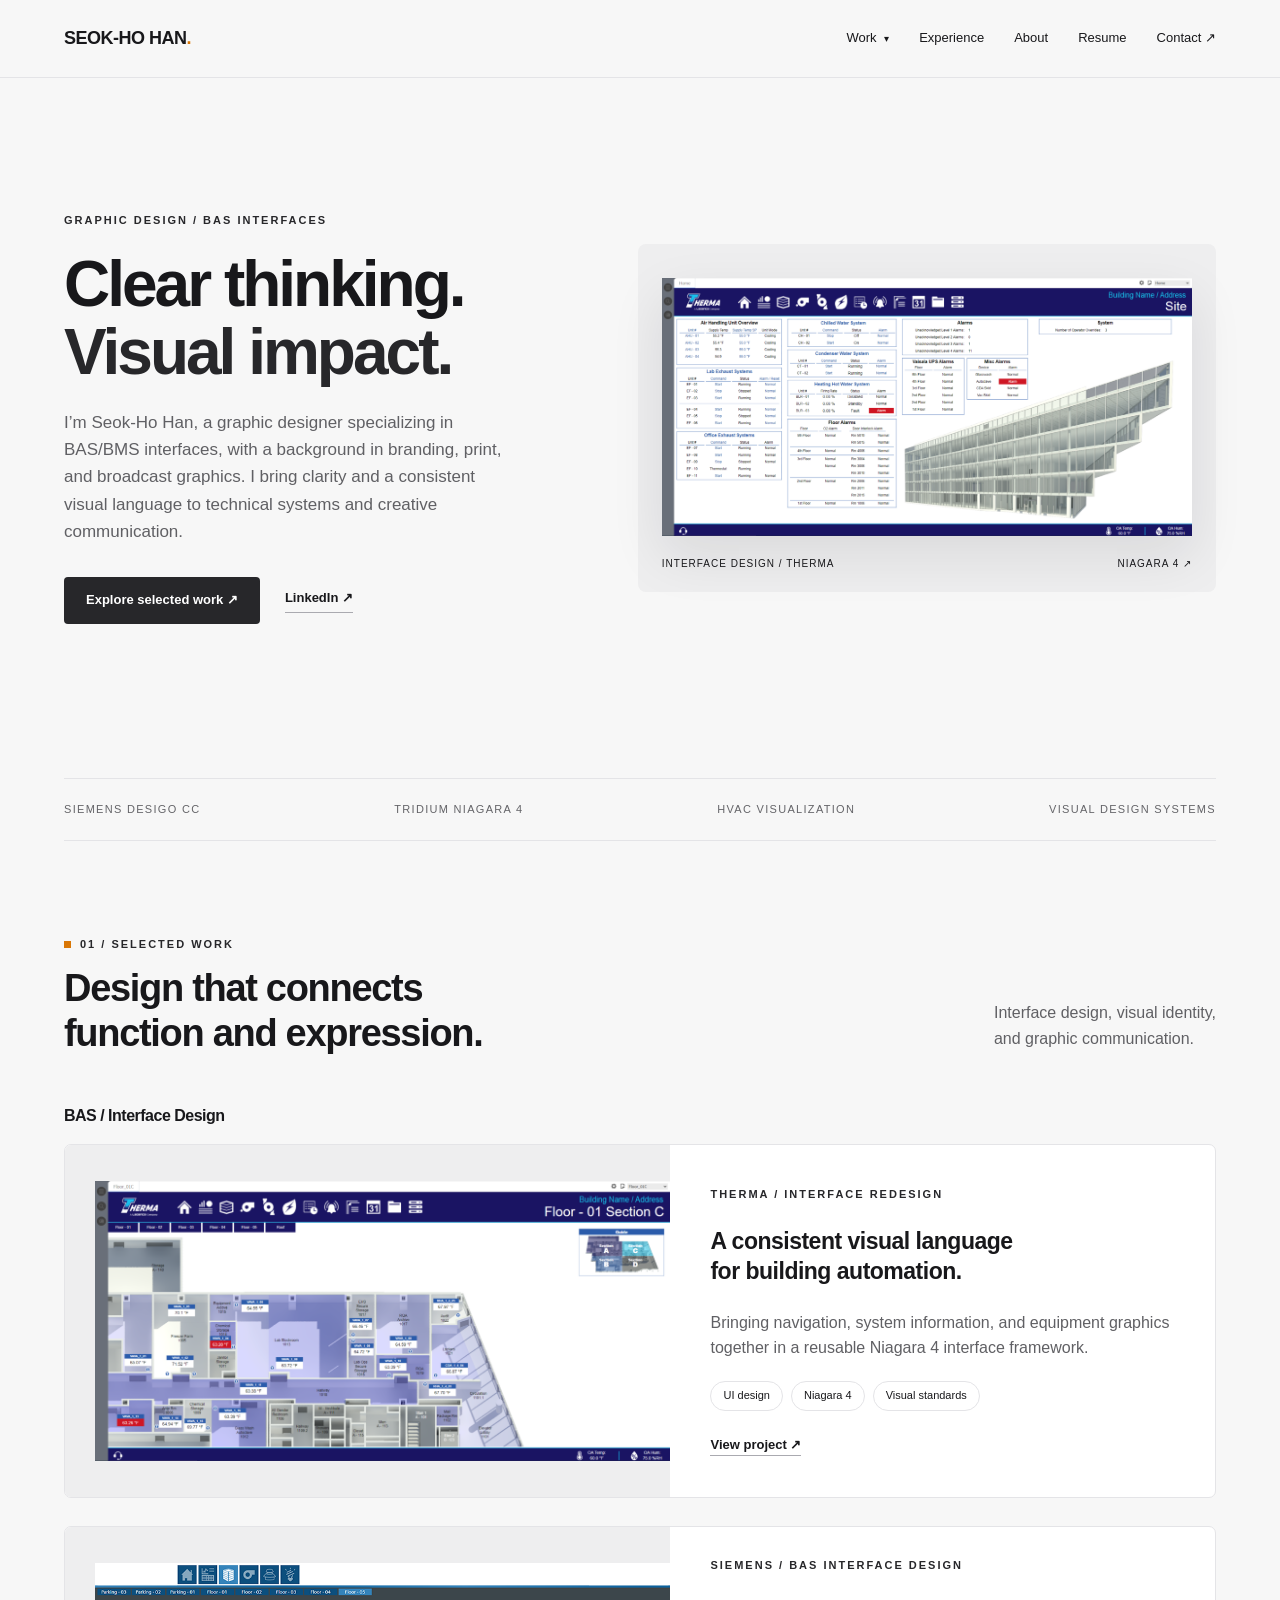
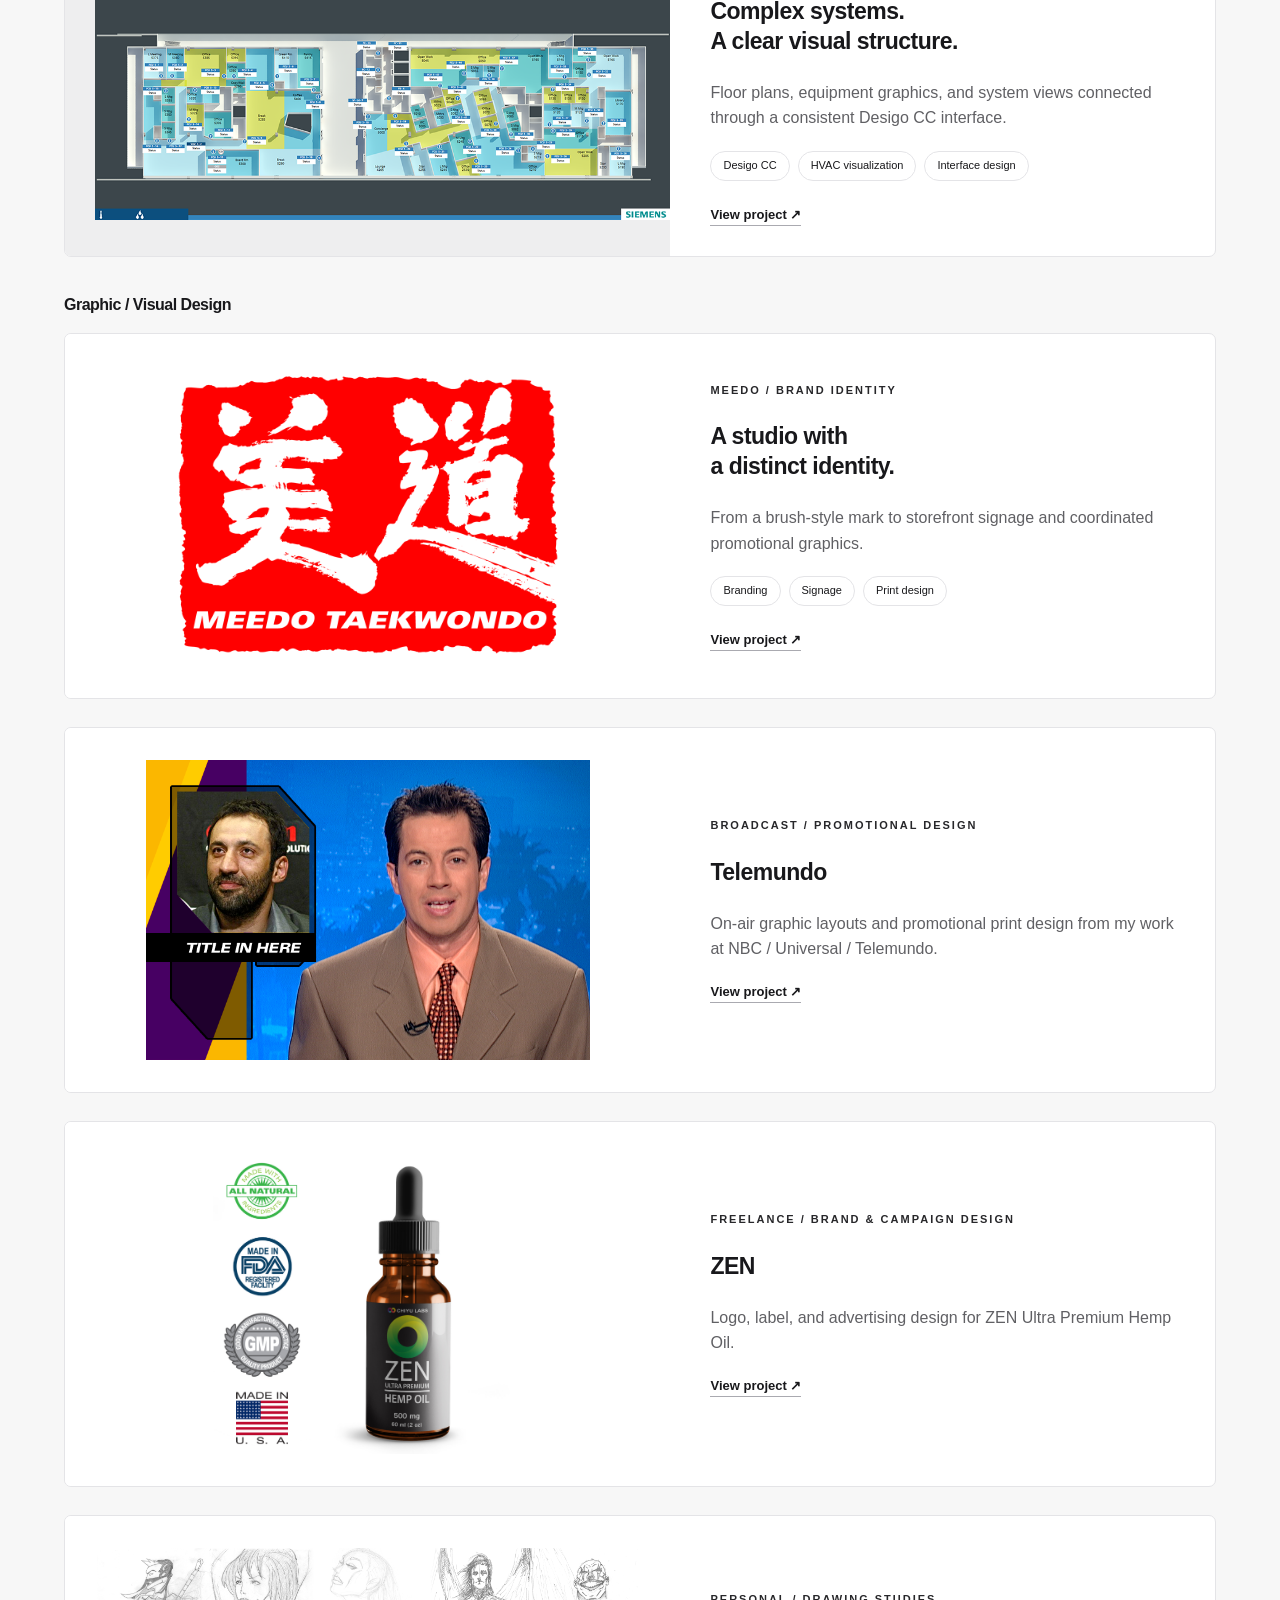
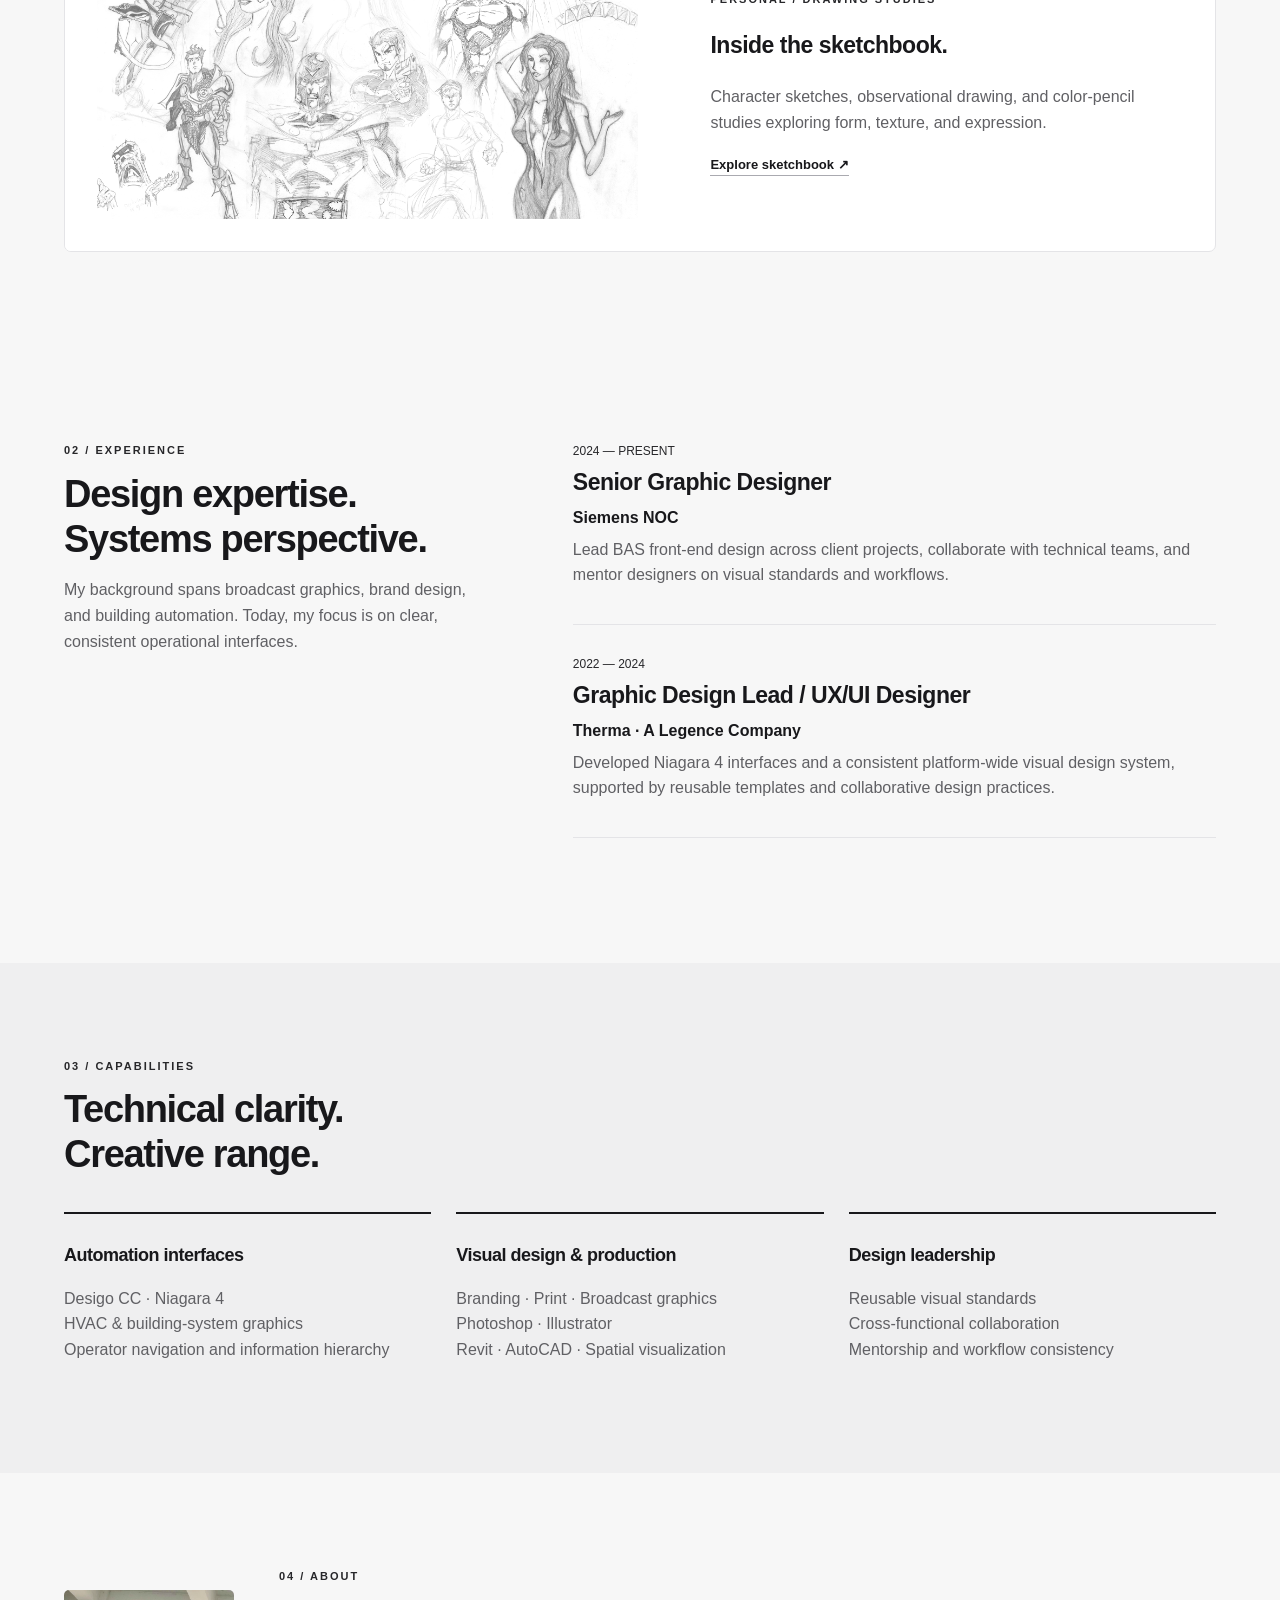
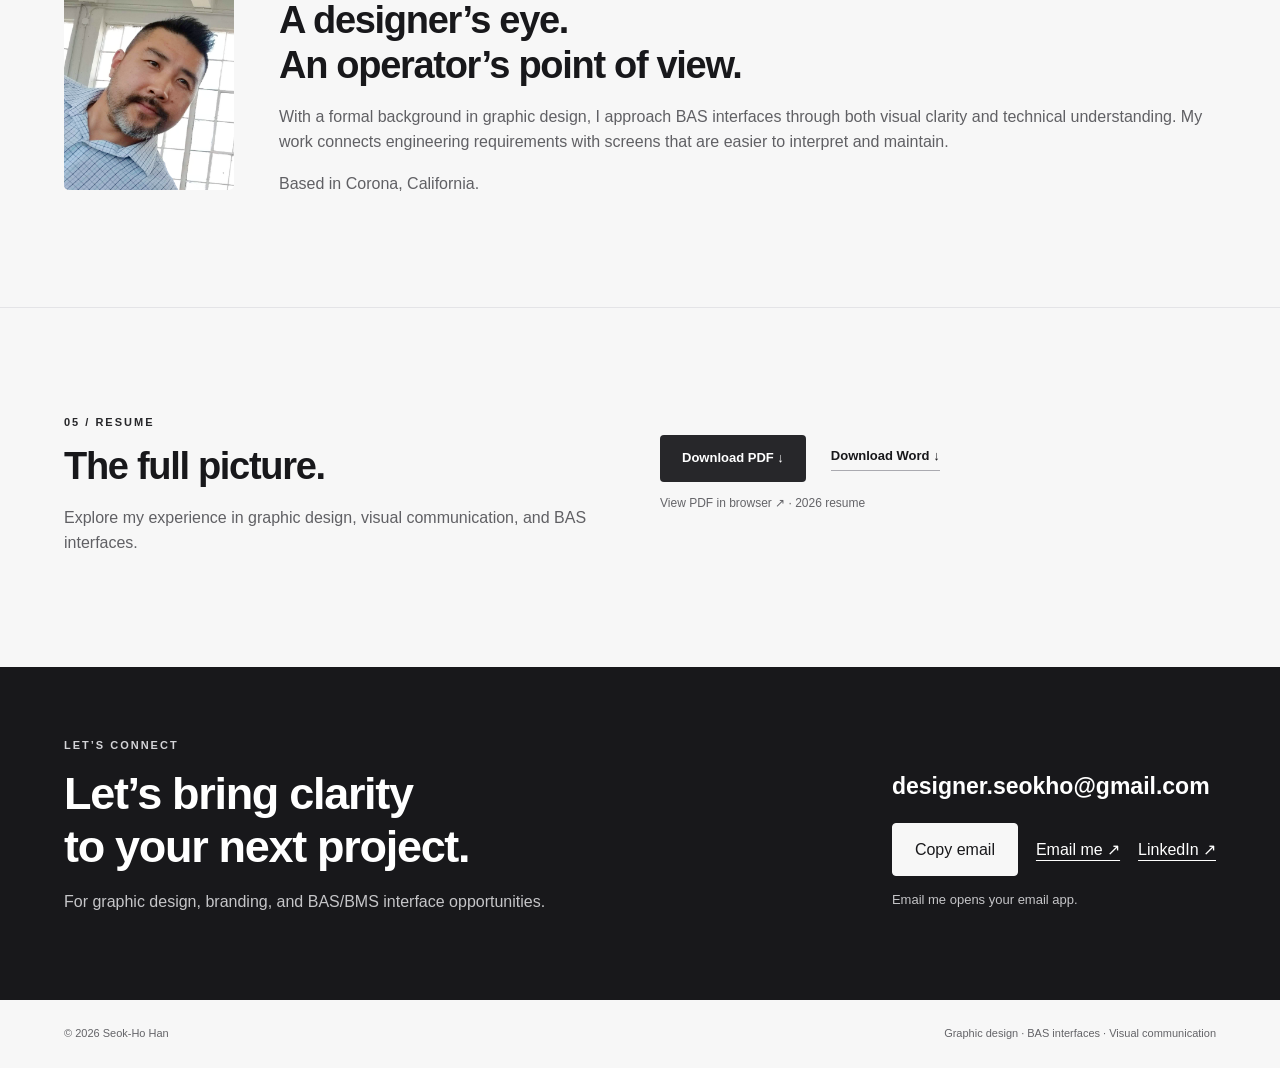
<file: index.html>
<!doctype html><html lang="en"><head><meta charset="UTF-8"><meta name="viewport" content="width=device-width, initial-scale=1"><title>Seok-Ho Han — Graphic & BAS Interface Designer</title><meta name="description" content="Graphic design, branding, broadcast graphics, and BAS/BMS interfaces by Seok-Ho Han."><link rel="stylesheet" href="styles.css"><link rel="stylesheet" href="sketch-resume.css"><style>
#contact{scroll-margin-top:90px}#contact .wrap{flex-wrap:wrap}#contact .contact-options{min-width:0;max-width:100%}#contact .contact-email{display:block;color:#fff;font-size:clamp(17px,2vw,23px);font-weight:600;overflow-wrap:anywhere;margin:0 0 18px;text-decoration:none}#contact .contact-email:hover{text-decoration:underline}#contact .contact-actions{display:flex;flex-wrap:wrap;align-items:center;gap:18px}#contact .contact-actions a:not(.button){color:#fff;text-decoration:underline;text-underline-offset:5px}#contact button{font:inherit;cursor:pointer;border:1px solid #f7f7f7}#contact :focus-visible{outline:3px solid #f59e0b;outline-offset:5px}#contact .copy-status{font-size:13px;min-height:1.5em;margin:14px 0 0}#contact .contact-options{padding-top:12px}
</style></head><body><header><div class="nav"><a class="brand" href="index.html">SEOK-HO HAN<span>.</span></a><nav aria-label="Main navigation"><details class="work-menu"><summary>Work <span aria-hidden="true">▾</span></summary><div class="work-dropdown"><a href="#work">View all work</a><p>BAS / Interface Design</p><a href="therma.html">Therma</a><a href="siemens.html">Siemens</a><p>Graphic / Visual Design</p><a href="meedo.html">Meedo</a><a href="telemundo.html">Telemundo</a><a href="zen.html">ZEN</a><a class="work-sketch" href="sketch.html">Sketchbook</a></div></details><a href="#experience">Experience</a><a href="#about">About</a><a href="#resume">Resume</a><a href="#contact">Contact ↗</a></nav></div></header><main><div class="wrap"><section class="hero"><div><div class="eyebrow">GRAPHIC DESIGN / BAS INTERFACES</div><h1>Clear thinking.<br><span>Visual impact.</span></h1><p class="intro">I’m Seok-Ho Han, a graphic designer specializing in BAS/BMS interfaces, with a background in branding, print, and broadcast graphics. I bring clarity and a consistent visual language to technical systems and creative communication.</p><div class="actions"><a class="button" href="#work">Explore selected work ↗</a><a class="textlink" href="https://www.linkedin.com/in/designerseokho/" target="_blank" rel="noopener noreferrer">LinkedIn ↗</a></div></div><a class="hero-art" href="therma.html" aria-label="Explore the Therma interface project"><img src="assets/therma-overview.png" alt="Therma building automation overview with system summaries and a building rendering"><div class="artifact-label"><span>Interface design / Therma</span><span>Niagara 4 ↗</span></div></a></section><div class="strip"><span>Siemens Desigo CC</span><span>Tridium Niagara 4</span><span>HVAC visualization</span><span>Visual design systems</span></div><section id="work" class="section"><div class="section-head"><div><div class="eyebrow">01 / Selected work</div><h2>Design that connects<br>function and expression.</h2></div><p>Interface design, visual identity,<br>and graphic communication.</p></div><h3 class="work-category">BAS / Interface Design</h3><a class="work" href="therma.html"><div class="work-image"><img loading="lazy" src="assets/therma-floor.png" alt="Therma floor interface with spatial zones and temperature indicators"></div><div class="work-copy"><div class="eyebrow">Therma / Interface redesign</div><h3>A consistent visual language<br>for building automation.</h3><p>Bringing navigation, system information, and equipment graphics together in a reusable Niagara 4 interface framework.</p><div class="tags"><span>UI design</span><span>Niagara 4</span><span>Visual standards</span></div><span class="textlink">View project ↗</span></div></a><a class="work additional-work" href="siemens.html"><div class="work-image"><img loading="lazy" src="assets/siemens-3.png" alt="Siemens Desigo CC floor overview with room zones and equipment indicators"></div><div class="work-copy"><div class="eyebrow">Siemens / BAS interface design</div><h3>Complex systems.<br>A clear visual structure.</h3><p>Floor plans, equipment graphics, and system views connected through a consistent Desigo CC interface.</p><div class="tags"><span>Desigo CC</span><span>HVAC visualization</span><span>Interface design</span></div><span class="textlink">View project ↗</span></div></a><h3 class="work-category">Graphic / Visual Design</h3><a class="work" href="meedo.html"><div class="work-image brand-thumbnail"><img loading="lazy" src="assets/meedo-logo.png" alt="Meedo Taekwondo brand identity"></div><div class="work-copy"><div class="eyebrow">Meedo / Brand identity</div><h3>A studio with<br>a distinct identity.</h3><p>From a brush-style mark to storefront signage and coordinated promotional graphics.</p><div class="tags"><span>Branding</span><span>Signage</span><span>Print design</span></div><span class="textlink">View project ↗</span></div></a><a class="work additional-work" href="telemundo.html"><div class="work-image brand-thumbnail"><img loading="lazy" src="assets/broadcast-overlay.png" alt="Telemundo selected graphic design"></div><div class="work-copy"><div class="eyebrow">Broadcast / Promotional design</div><h3>Telemundo</h3><p>On-air graphic layouts and promotional print design from my work at NBC / Universal / Telemundo.</p><span class="textlink">View project ↗</span></div></a><a class="work additional-work" href="zen.html"><div class="work-image brand-thumbnail"><img loading="lazy" src="assets/zen-product.jpg" alt="ZEN selected graphic design"></div><div class="work-copy"><div class="eyebrow">Freelance / Brand & campaign design</div><h3>ZEN</h3><p>Logo, label, and advertising design for ZEN Ultra Premium Hemp Oil.</p><span class="textlink">View project ↗</span></div></a><a class="work additional-work" href="sketch.html"><div class="work-image brand-thumbnail"><img loading="lazy" src="assets/sketch-6.jpg" alt="Pencil character studies from Seok-Ho Han’s sketchbook"></div><div class="work-copy"><div class="eyebrow">Personal / Drawing studies</div><h3>Inside the sketchbook.</h3><p>Character sketches, observational drawing, and color-pencil studies exploring form, texture, and expression.</p><span class="textlink">Explore sketchbook ↗</span></div></a></section><section id="experience" class="section split"><div><div class="eyebrow">02 / Experience</div><h2>Design expertise.<br>Systems perspective.</h2><p>My background spans broadcast graphics, brand design, and building automation. Today, my focus is on clear, consistent operational interfaces.</p></div><div class="timeline"><article><div class="date">2024 — PRESENT</div><h3>Senior Graphic Designer</h3><strong>Siemens NOC</strong><p>Lead BAS front-end design across client projects, collaborate with technical teams, and mentor designers on visual standards and workflows.</p></article><article><div class="date">2022 — 2024</div><h3>Graphic Design Lead / UX/UI Designer</h3><strong>Therma · A Legence Company</strong><p>Developed Niagara 4 interfaces and a consistent platform-wide visual design system, supported by reusable templates and collaborative design practices.</p></article></div></section></div><section class="section tint"><div class="wrap"><div class="eyebrow">03 / Capabilities</div><h2>Technical clarity.<br>Creative range.</h2><div class="tools"><article><h3>Automation interfaces</h3><p>Desigo CC · Niagara 4<br>HVAC & building-system graphics<br>Operator navigation and information hierarchy</p></article><article><h3>Visual design & production</h3><p>Branding · Print · Broadcast graphics<br>Photoshop · Illustrator<br>Revit · AutoCAD · Spatial visualization</p></article><article><h3>Design leadership</h3><p>Reusable visual standards<br>Cross-functional collaboration<br>Mentorship and workflow consistency</p></article></div></div></section><div class="wrap"><section id="about" class="section about"><img loading="lazy" class="portrait" src="assets/portrait.png" alt="Seok-Ho Han"><div><div class="eyebrow">04 / About</div><h2>A designer’s eye.<br>An operator’s point of view.</h2><p>With a formal background in graphic design, I approach BAS interfaces through both visual clarity and technical understanding. My work connects engineering requirements with screens that are easier to interpret and maintain.</p><p>Based in Corona, California.</p></div></section></div><section id="resume" class="section resume-section"><div><p class="eyebrow">05 / Resume</p><h2>The full picture.</h2><p>Explore my experience in graphic design, visual communication, and BAS interfaces.</p></div><div><div class="actions"><a class="button" href="assets/Seok-Ho-Han-Resume-2026.pdf" download>Download PDF ↓</a><a class="textlink" href="assets/Seok-Ho-Han-Resume-2026.docx" download>Download Word ↓</a></div><p class="note"><a href="assets/Seok-Ho-Han-Resume-2026.pdf" target="_blank" rel="noopener">View PDF in browser ↗</a> · 2026 resume</p></div></section><section id="contact" class="contact"><div class="wrap"><div><div class="eyebrow">Let’s connect</div><h2>Let’s bring clarity<br>to your next project.</h2><p>For graphic design, branding, and BAS/BMS interface opportunities.</p></div><div class="contact-options"><a class="contact-email" id="contact-email" href="mailto:designer.seokho@gmail.com">designer.seokho@gmail.com</a><div class="contact-actions"><button class="button" id="copy-email" type="button">Copy email</button><a href="mailto:designer.seokho@gmail.com">Email me ↗</a><a href="https://www.linkedin.com/in/designerseokho/" target="_blank" rel="noopener noreferrer">LinkedIn ↗</a></div><p class="copy-status" id="copy-status" role="status" aria-live="polite">Email me opens your email app.</p></div></div></section></main><footer><span>© 2026 Seok-Ho Han</span><span>Graphic design · BAS interfaces · Visual communication</span></footer><script>
(() => {
const button = document.getElementById('copy-email');
const status = document.getElementById('copy-status');
button.addEventListener('click', async () => {
try {
if (!navigator.clipboard || !window.isSecureContext) throw new Error('Clipboard unavailable');
await navigator.clipboard.writeText('designer.seokho@gmail.com');
status.textContent = 'Email address copied.';
button.textContent = 'Copied ✓';
} catch {
const range = document.createRange();
range.selectNodeContents(document.getElementById('contact-email'));
const selection = window.getSelection();
selection.removeAllRanges();
selection.addRange(range);
status.textContent = 'Select and copy the email address above (⌘C / Ctrl+C).';
button.textContent = 'Copy email';
}
});
})();
</script><script src="navigation.js" defer></script></body></html>
</file>
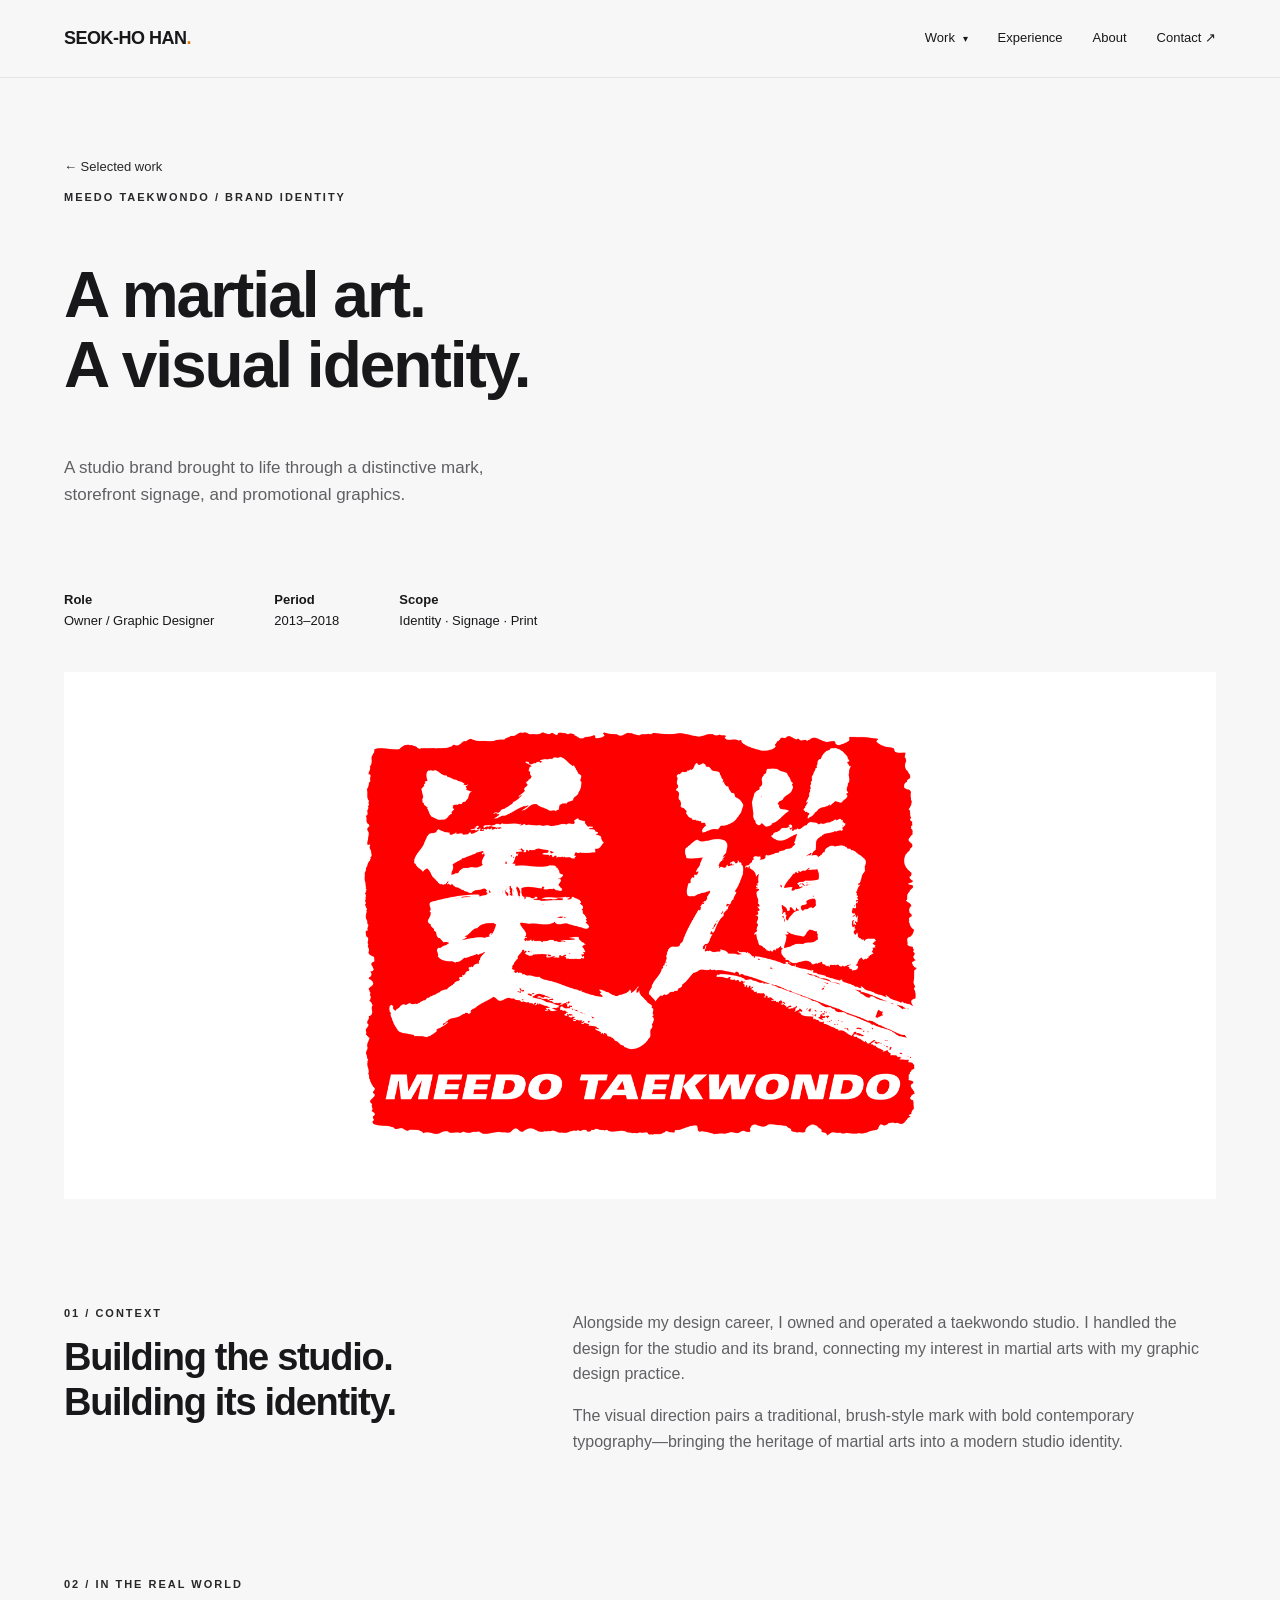
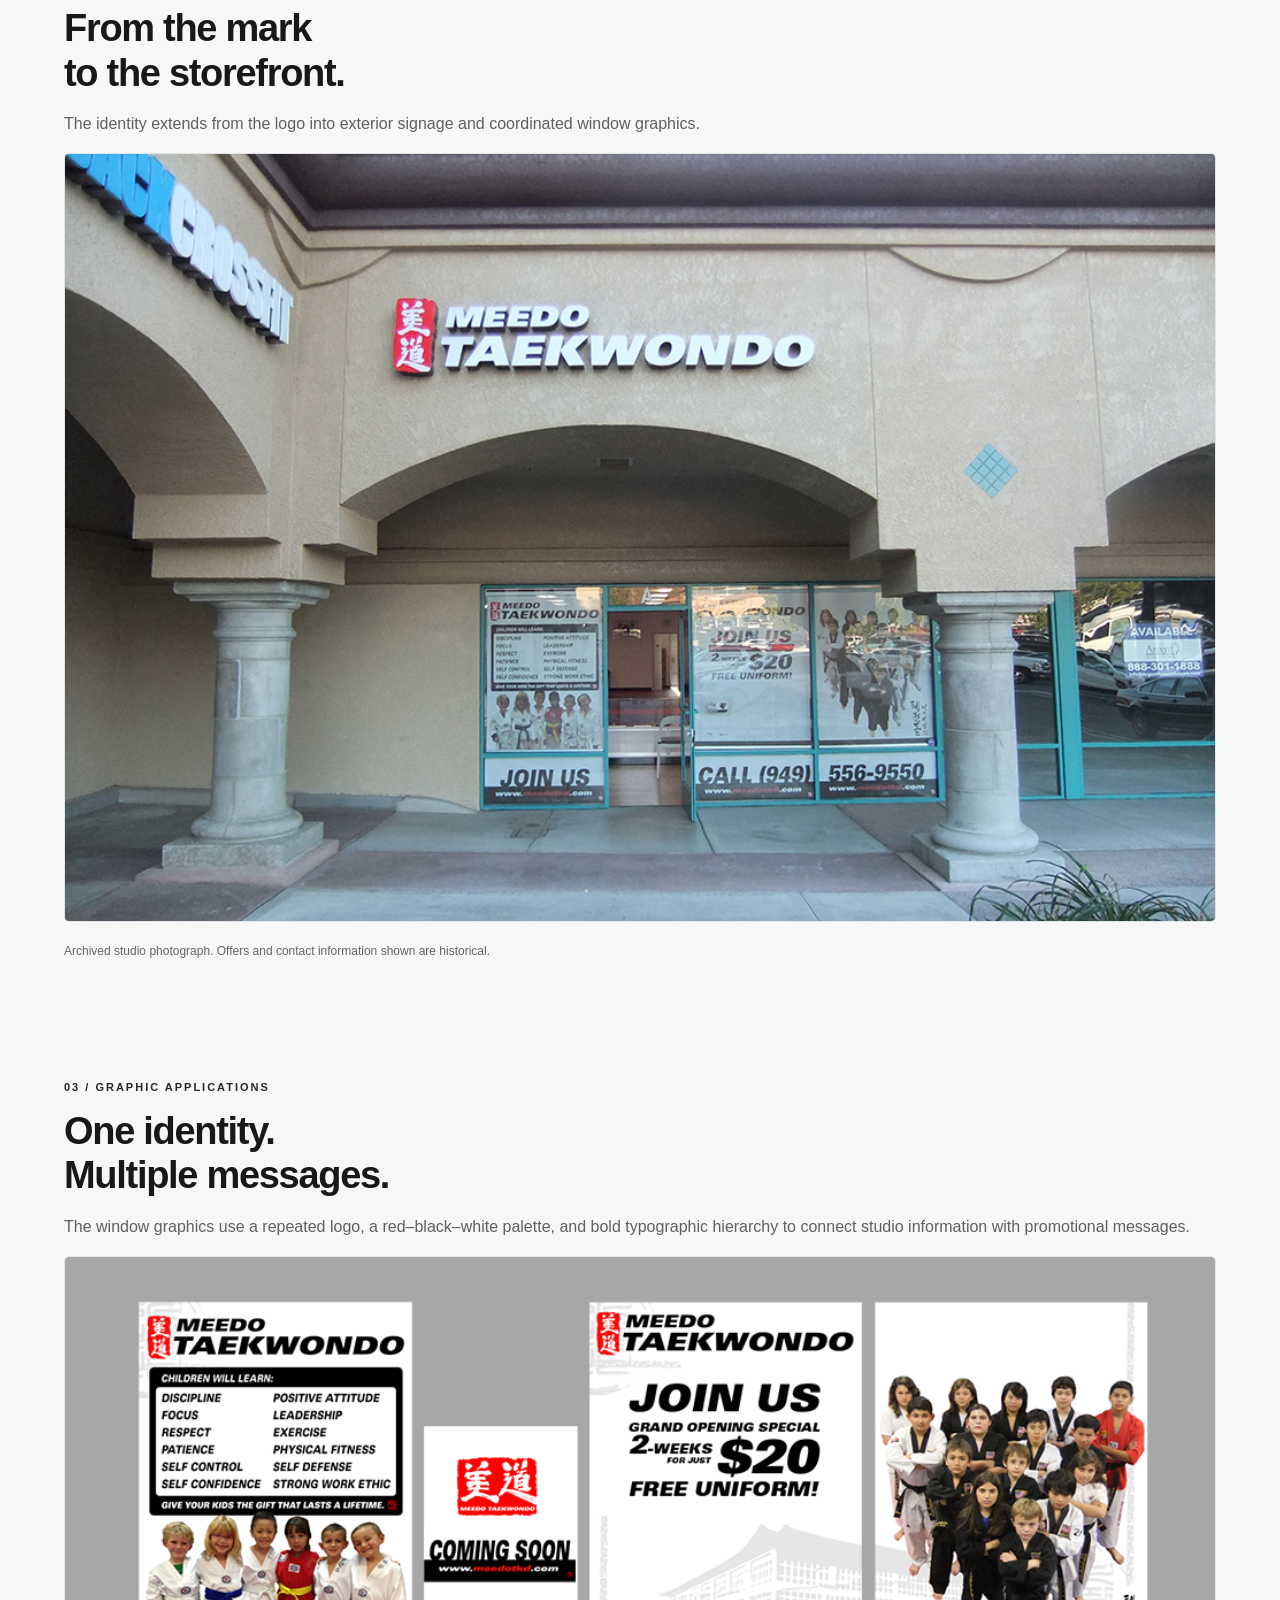
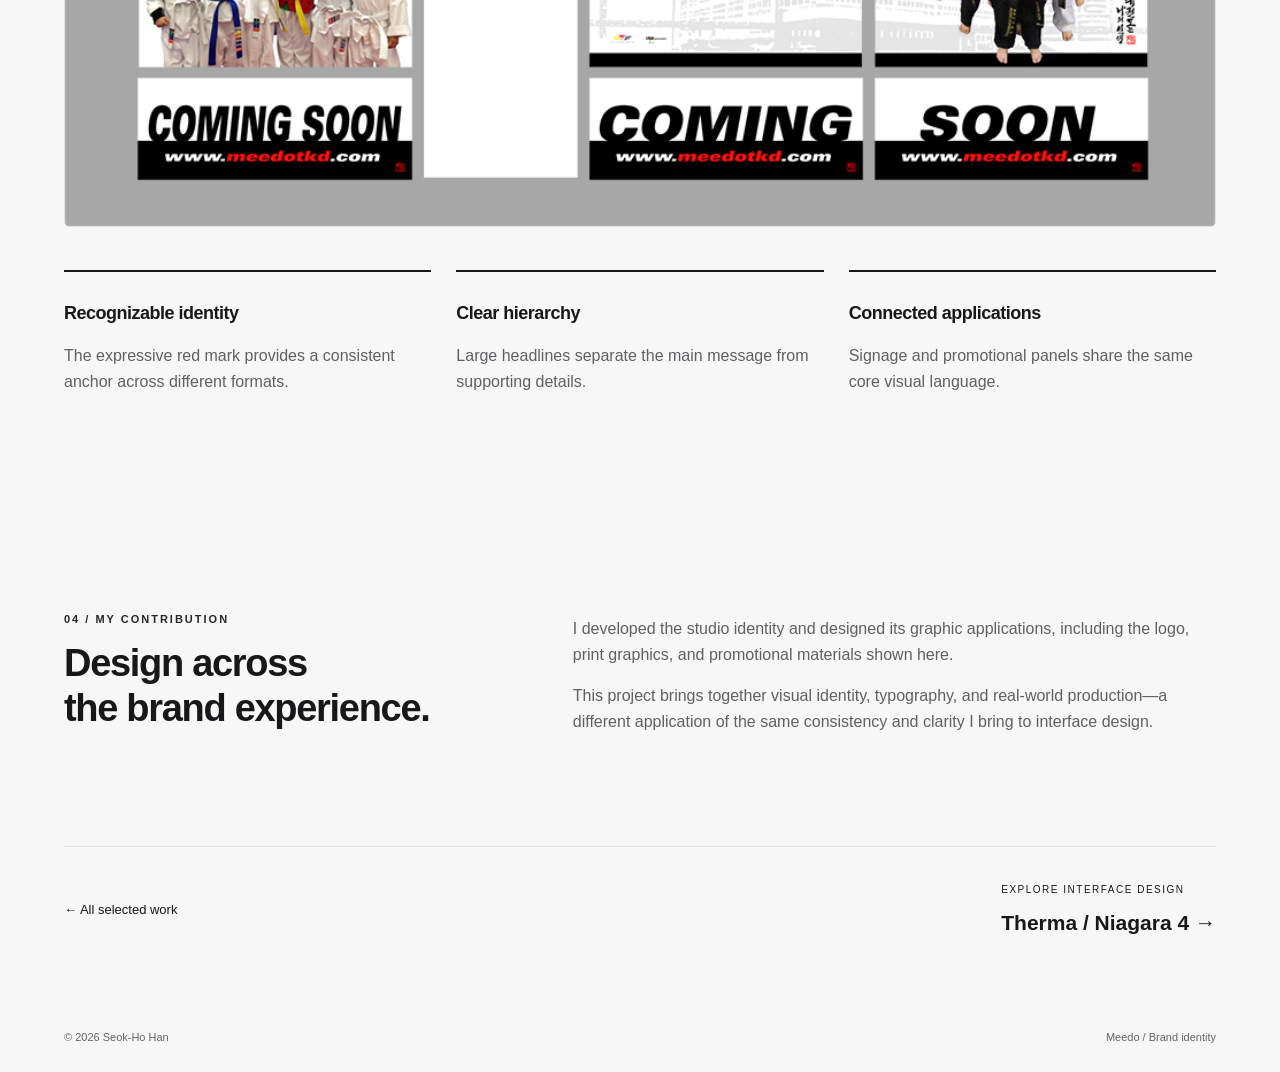
<file: meedo.html>
<!doctype html><html lang="en"><head><meta charset="utf-8"><meta name="viewport" content="width=device-width,initial-scale=1"><title>Meedo — Brand Design by Seok-Ho Han</title><meta name="description" content="A taekwondo studio identity spanning logo design, signage, and promotional graphics."><link rel="stylesheet" href="styles.css"></head><body><header><div class="nav"><a class="brand" href="index.html">SEOK-HO HAN<span>.</span></a><nav aria-label="Main navigation"><details class="work-menu"><summary>Work <span aria-hidden="true">▾</span></summary><div class="work-dropdown"><a href="index.html#work">View all work</a><p>BAS / Interface Design</p><a href="therma.html">Therma</a><a href="siemens.html">Siemens</a><p>Graphic / Visual Design</p><a href="meedo.html">Meedo</a><a href="telemundo.html">Telemundo</a><a href="zen.html">ZEN</a><a class="work-sketch" href="sketch.html">Sketchbook</a></div></details><a href="index.html#experience">Experience</a><a href="index.html#about">About</a><a href="index.html#contact">Contact ↗</a></nav></div></header><main class="wrap">
<section class="case-title"><a class="back" href="index.html#work">← Selected work</a><p class="eyebrow">Meedo Taekwondo / Brand identity</p><h1>A martial art.<br>A visual identity.</h1><p class="intro">A studio brand brought to life through a distinctive mark, storefront signage, and promotional graphics.</p></section>
<div class="case-meta"><div><b>Role</b>Owner / Graphic Designer</div><div><b>Period</b>2013–2018</div><div><b>Scope</b>Identity · Signage · Print</div></div>
<figure class="brand-hero"><img src="assets/meedo-logo.png" alt="Meedo Taekwondo red and white brush-lettered identity"></figure>
<section class="section split"><div><p class="eyebrow">01 / Context</p><h2>Building the studio.<br>Building its identity.</h2></div><div><p>Alongside my design career, I owned and operated a taekwondo studio. I handled the design for the studio and its brand, connecting my interest in martial arts with my graphic design practice.</p><p>The visual direction pairs a traditional, brush-style mark with bold contemporary typography—bringing the heritage of martial arts into a modern studio identity.</p></div></section>
<section><p class="eyebrow">02 / In the real world</p><h2>From the mark<br>to the storefront.</h2><p>The identity extends from the logo into exterior signage and coordinated window graphics.</p><a class="screen-link" href="assets/meedo-storefront.jpg" target="_blank" rel="noopener"><img class="full-image" loading="lazy" src="assets/meedo-storefront.jpg" alt="Meedo studio exterior showing its installed sign and coordinated promotional window panels"></a><p class="note">Archived studio photograph. Offers and contact information shown are historical.</p></section>
<section class="section"><p class="eyebrow">03 / Graphic applications</p><h2>One identity.<br>Multiple messages.</h2><p>The window graphics use a repeated logo, a red–black–white palette, and bold typographic hierarchy to connect studio information with promotional messages.</p><a class="screen-link" href="assets/meedo-window.png" target="_blank" rel="noopener"><img class="full-image" loading="lazy" src="assets/meedo-window.png" alt="Coordinated Meedo window panel designs for studio information, opening announcements, and promotions"></a><div class="tools"><article><h3>Recognizable identity</h3><p>The expressive red mark provides a consistent anchor across different formats.</p></article><article><h3>Clear hierarchy</h3><p>Large headlines separate the main message from supporting details.</p></article><article><h3>Connected applications</h3><p>Signage and promotional panels share the same core visual language.</p></article></div></section>
<section class="section split"><div><p class="eyebrow">04 / My contribution</p><h2>Design across<br>the brand experience.</h2></div><div><p>I developed the studio identity and designed its graphic applications, including the logo, print graphics, and promotional materials shown here.</p><p>This project brings together visual identity, typography, and real-world production—a different application of the same consistency and clarity I bring to interface design.</p></div></section>
<nav class="project-next" aria-label="Project navigation"><a href="index.html#work">← All selected work</a><a href="therma.html"><small>EXPLORE INTERFACE DESIGN</small><strong>Therma / Niagara 4 →</strong></a></nav>
</main><footer><span>© 2026 Seok-Ho Han</span><span>Meedo / Brand identity</span></footer><script src="navigation.js" defer></script></body></html>
</file>
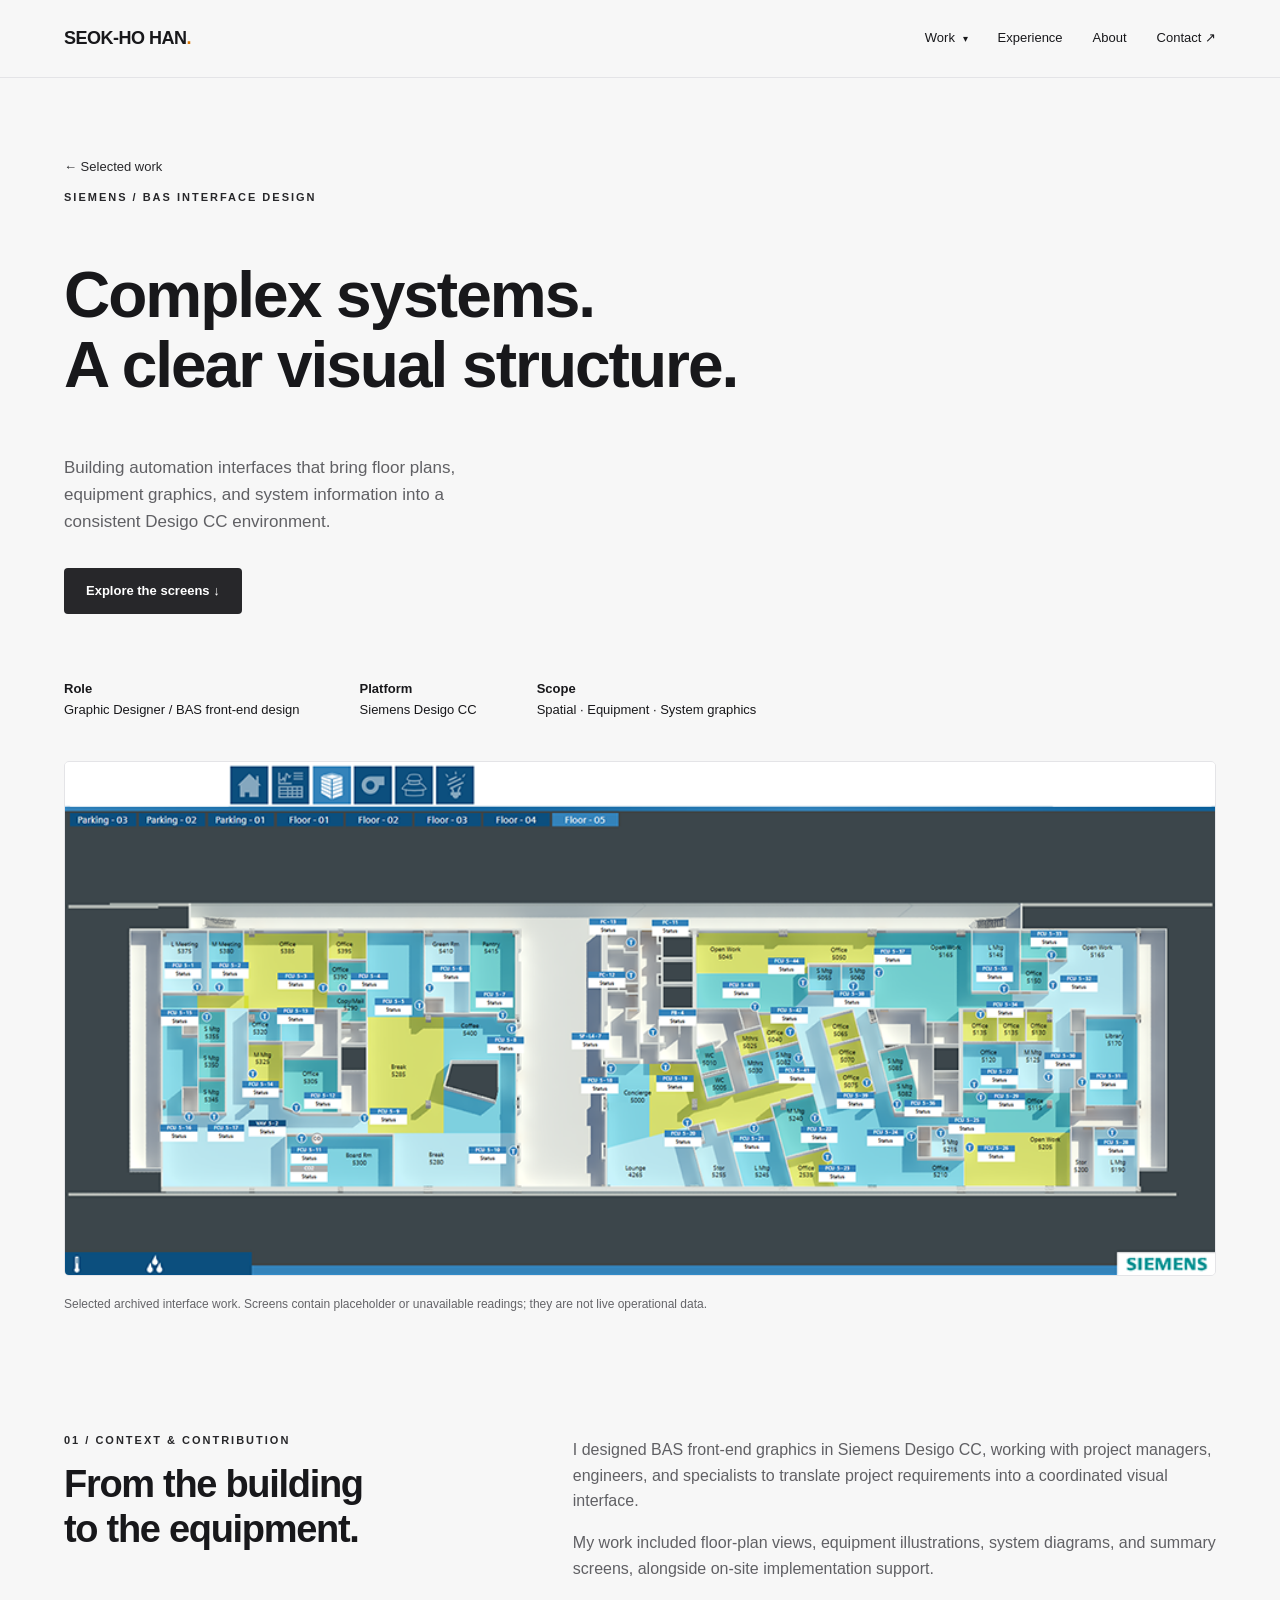
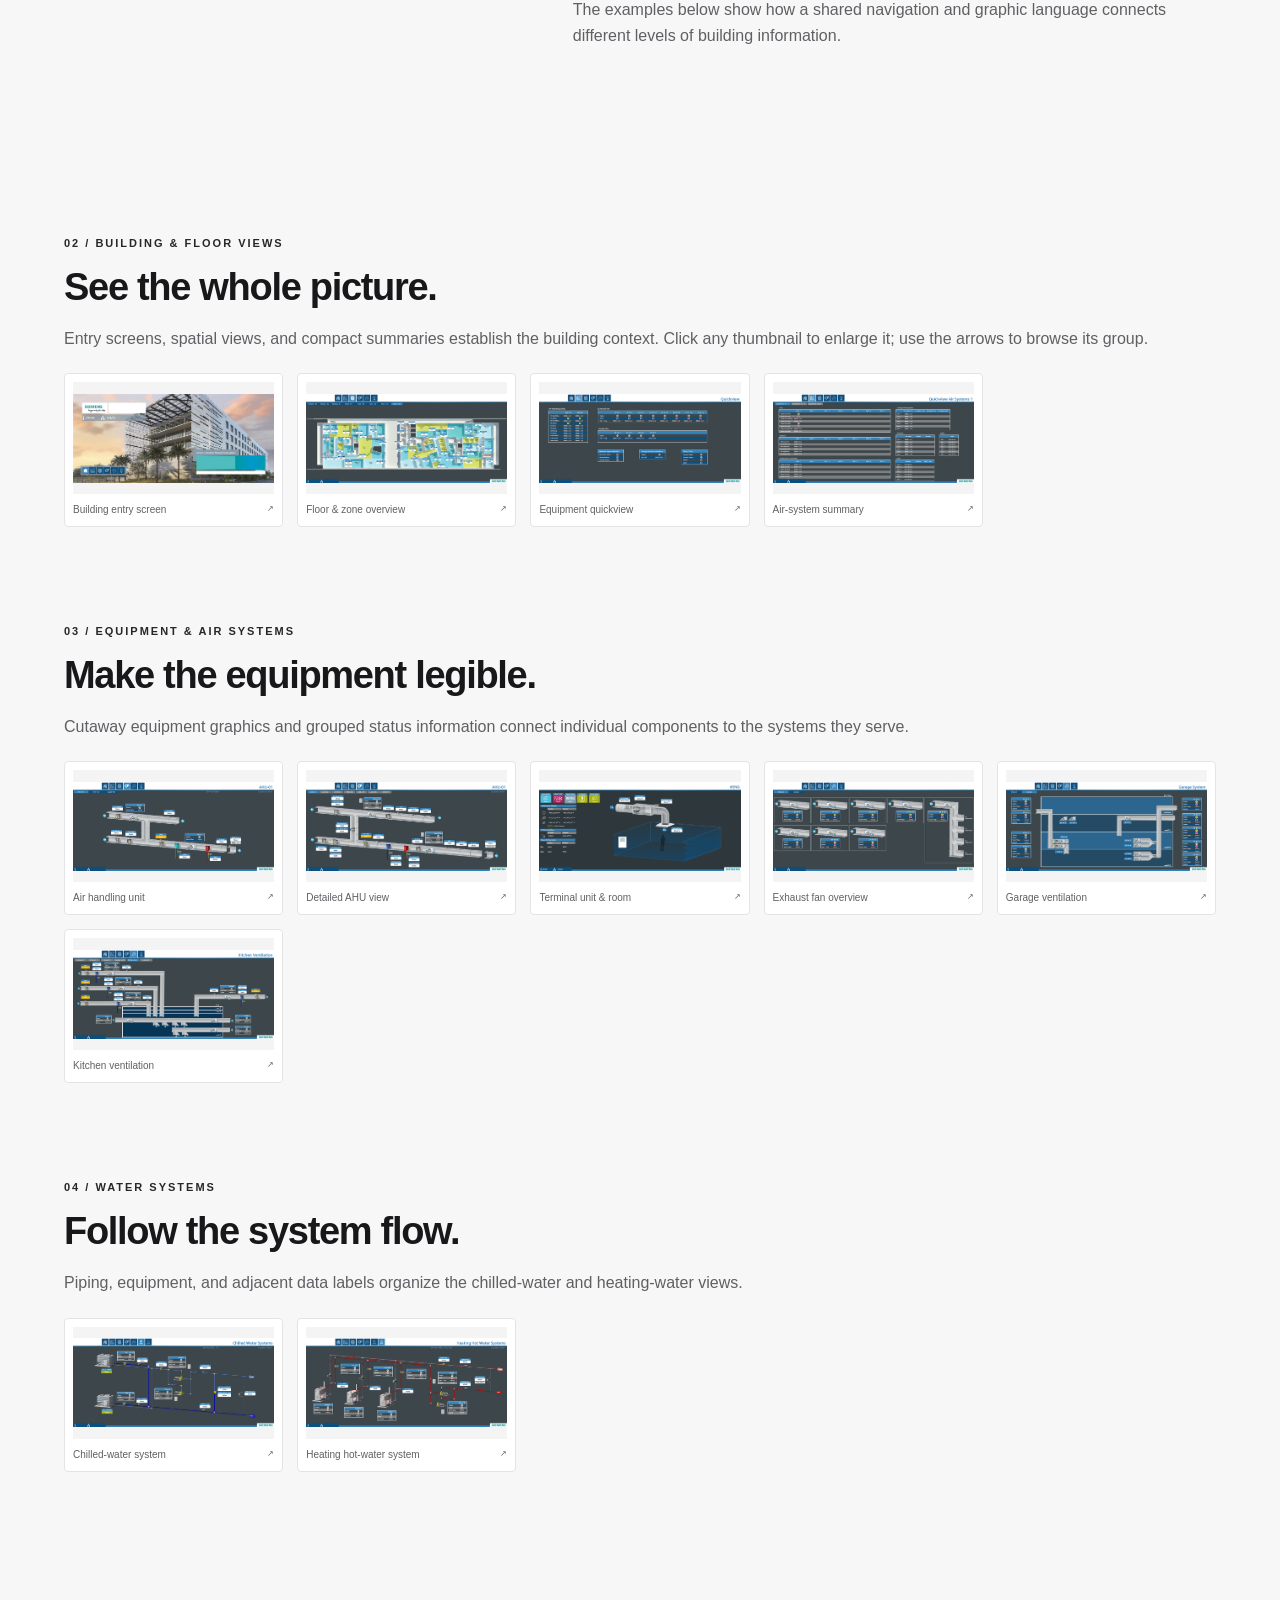
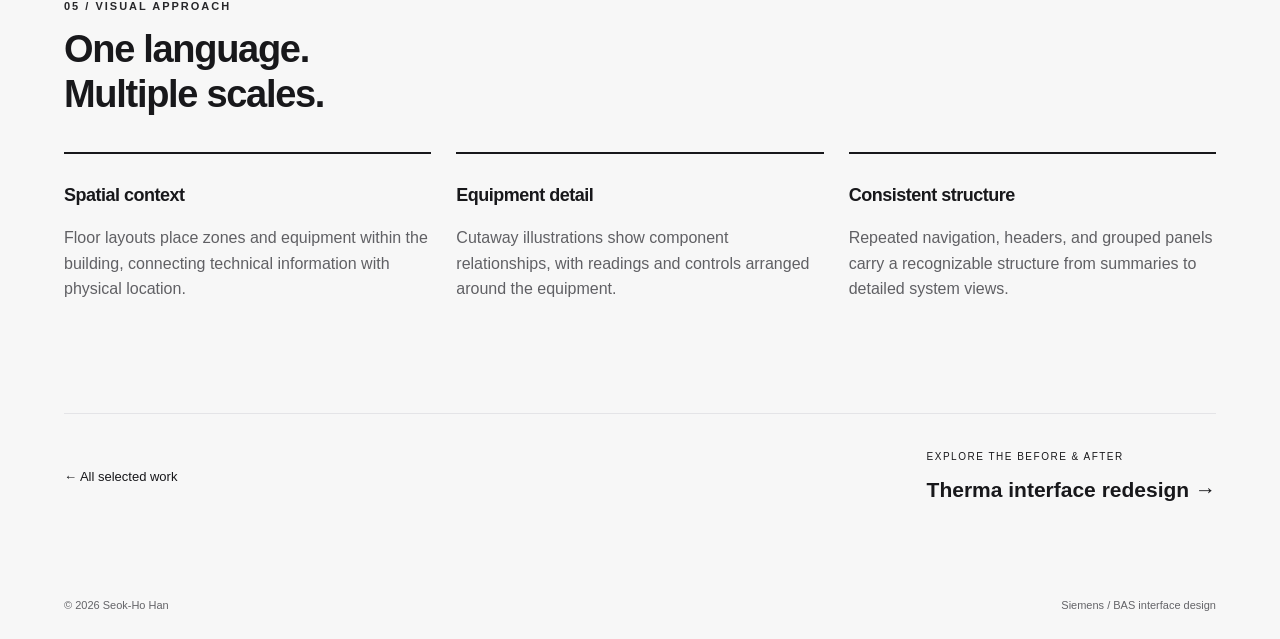
<file: siemens.html>
<!doctype html>
<html lang="en"><head><meta charset="utf-8"><meta name="viewport" content="width=device-width,initial-scale=1"><title>Siemens — BAS Interface Design by Seok-Ho Han</title><meta name="description" content="Selected Siemens Desigo CC interface work: floor plans, equipment graphics, and building-system visualization by Seok-Ho Han."><link rel="stylesheet" href="styles.css"></head>
<body><header><div class="nav"><a class="brand" href="index.html">SEOK-HO HAN<span>.</span></a><nav aria-label="Main navigation"><details class="work-menu"><summary>Work <span aria-hidden="true">▾</span></summary><div class="work-dropdown"><a href="index.html#work">View all work</a><p>BAS / Interface Design</p><a href="therma.html">Therma</a><a href="siemens.html">Siemens</a><p>Graphic / Visual Design</p><a href="meedo.html">Meedo</a><a href="telemundo.html">Telemundo</a><a href="zen.html">ZEN</a><a class="work-sketch" href="sketch.html">Sketchbook</a></div></details><a href="index.html#experience">Experience</a><a href="index.html#about">About</a><a href="index.html#contact">Contact ↗</a></nav></div></header>
<main class="wrap">
<section class="case-title"><a class="back" href="index.html#work">← Selected work</a><p class="eyebrow">Siemens / BAS interface design</p><h1>Complex systems.<br>A clear visual structure.</h1><p class="intro">Building automation interfaces that bring floor plans, equipment graphics, and system information into a consistent Desigo CC environment.</p><div class="actions"><a class="button" href="#screen-gallery">Explore the screens ↓</a></div></section>
<div class="case-meta"><div><b>Role</b>Graphic Designer / BAS front-end design</div><div><b>Platform</b>Siemens Desigo CC</div><div><b>Scope</b>Spatial · Equipment · System graphics</div></div>
<a class="screen-link" href="assets/siemens-3.png" data-gallery="featured" aria-label="Enlarge floor overview"><img class="full-image" src="assets/siemens-3.png" alt="Siemens floor overview with room zones and equipment indicators"></a>
<p class="note">Selected archived interface work. Screens contain placeholder or unavailable readings; they are not live operational data.</p>
<section class="section split"><div><p class="eyebrow">01 / Context & contribution</p><h2>From the building<br>to the equipment.</h2></div><div><p>I designed BAS front-end graphics in Siemens Desigo CC, working with project managers, engineers, and specialists to translate project requirements into a coordinated visual interface.</p><p>My work included floor-plan views, equipment illustrations, system diagrams, and summary screens, alongside on-site implementation support.</p><p>The examples below show how a shared navigation and graphic language connects different levels of building information.</p></div></section>
<section id="screen-gallery" class="compact-gallery-section"><p class="eyebrow">02 / Building & floor views</p><h2>See the whole picture.</h2><p>Entry screens, spatial views, and compact summaries establish the building context. Click any thumbnail to enlarge it; use the arrows to browse its group.</p><div class="compact-gallery">
<a class="gallery-thumb" data-gallery="building" href="assets/siemens-1.png" aria-label="Enlarge Building entry screen"><img loading="lazy" src="assets/siemens-1.png" alt="Siemens Desigo CC Building entry screen"><span>Building entry screen <small>↗</small></span></a>
<a class="gallery-thumb" data-gallery="building" href="assets/siemens-3.png" aria-label="Enlarge Floor & zone overview"><img loading="lazy" src="assets/siemens-3.png" alt="Siemens Desigo CC Floor & zone overview"><span>Floor & zone overview <small>↗</small></span></a>
<a class="gallery-thumb" data-gallery="building" href="assets/siemens-2.png" aria-label="Enlarge Equipment quickview"><img loading="lazy" src="assets/siemens-2.png" alt="Siemens Desigo CC Equipment quickview"><span>Equipment quickview <small>↗</small></span></a>
<a class="gallery-thumb" data-gallery="building" href="assets/siemens-8.png" aria-label="Enlarge Air-system summary"><img loading="lazy" src="assets/siemens-8.png" alt="Siemens Desigo CC Air-system summary"><span>Air-system summary <small>↗</small></span></a>
</div></section>
<section class="compact-gallery-section"><p class="eyebrow">03 / Equipment & air systems</p><h2>Make the equipment legible.</h2><p>Cutaway equipment graphics and grouped status information connect individual components to the systems they serve.</p><div class="compact-gallery">
<a class="gallery-thumb" data-gallery="equipment" href="assets/siemens-4.png" aria-label="Enlarge Air handling unit"><img loading="lazy" src="assets/siemens-4.png" alt="Siemens Desigo CC Air handling unit"><span>Air handling unit <small>↗</small></span></a>
<a class="gallery-thumb" data-gallery="equipment" href="assets/siemens-9.png" aria-label="Enlarge Detailed AHU view"><img loading="lazy" src="assets/siemens-9.png" alt="Siemens Desigo CC Detailed AHU view"><span>Detailed AHU view <small>↗</small></span></a>
<a class="gallery-thumb" data-gallery="equipment" href="assets/siemens-7.png" aria-label="Enlarge Terminal unit & room"><img loading="lazy" src="assets/siemens-7.png" alt="Siemens Desigo CC Terminal unit & room"><span>Terminal unit & room <small>↗</small></span></a>
<a class="gallery-thumb" data-gallery="equipment" href="assets/siemens-5.png" aria-label="Enlarge Exhaust fan overview"><img loading="lazy" src="assets/siemens-5.png" alt="Siemens Desigo CC Exhaust fan overview"><span>Exhaust fan overview <small>↗</small></span></a>
<a class="gallery-thumb" data-gallery="equipment" href="assets/siemens-6.png" aria-label="Enlarge Garage ventilation"><img loading="lazy" src="assets/siemens-6.png" alt="Siemens Desigo CC Garage ventilation"><span>Garage ventilation <small>↗</small></span></a>
<a class="gallery-thumb" data-gallery="equipment" href="assets/siemens-10.png" aria-label="Enlarge Kitchen ventilation"><img loading="lazy" src="assets/siemens-10.png" alt="Siemens Desigo CC Kitchen ventilation"><span>Kitchen ventilation <small>↗</small></span></a>
</div></section>
<section class="compact-gallery-section"><p class="eyebrow">04 / Water systems</p><h2>Follow the system flow.</h2><p>Piping, equipment, and adjacent data labels organize the chilled-water and heating-water views.</p><div class="compact-gallery">
<a class="gallery-thumb" data-gallery="water" href="assets/siemens-11.png" aria-label="Enlarge Chilled-water system"><img loading="lazy" src="assets/siemens-11.png" alt="Siemens Desigo CC Chilled-water system"><span>Chilled-water system <small>↗</small></span></a>
<a class="gallery-thumb" data-gallery="water" href="assets/siemens-12.png" aria-label="Enlarge Heating hot-water system"><img loading="lazy" src="assets/siemens-12.png" alt="Siemens Desigo CC Heating hot-water system"><span>Heating hot-water system <small>↗</small></span></a>
</div></section>
<section class="section"><p class="eyebrow">05 / Visual approach</p><h2>One language.<br>Multiple scales.</h2><div class="tools"><article><h3>Spatial context</h3><p>Floor layouts place zones and equipment within the building, connecting technical information with physical location.</p></article><article><h3>Equipment detail</h3><p>Cutaway illustrations show component relationships, with readings and controls arranged around the equipment.</p></article><article><h3>Consistent structure</h3><p>Repeated navigation, headers, and grouped panels carry a recognizable structure from summaries to detailed system views.</p></article></div></section>
<nav class="project-next" aria-label="Project navigation"><a href="index.html#work">← All selected work</a><a href="therma.html"><small>EXPLORE THE BEFORE & AFTER</small><strong>Therma interface redesign →</strong></a></nav></main>
<footer><span>© 2026 Seok-Ho Han</span><span>Siemens / BAS interface design</span></footer>
<dialog id="image-viewer" aria-label="Portfolio image viewer"><div class="viewer-bar"><p id="viewer-caption" aria-live="polite"></p><button type="button" id="viewer-close" autofocus aria-label="Close image viewer">Close ×</button></div><img id="viewer-image" alt=""><div class="viewer-controls"><button type="button" id="viewer-prev" aria-label="Previous image">← Previous</button><a id="viewer-original" target="_blank" rel="noopener">Open full size ↗</a><button type="button" id="viewer-next" aria-label="Next image">Next →</button></div></dialog><script src="gallery.js" defer></script>
<script src="navigation.js" defer></script></body></html>
</file>
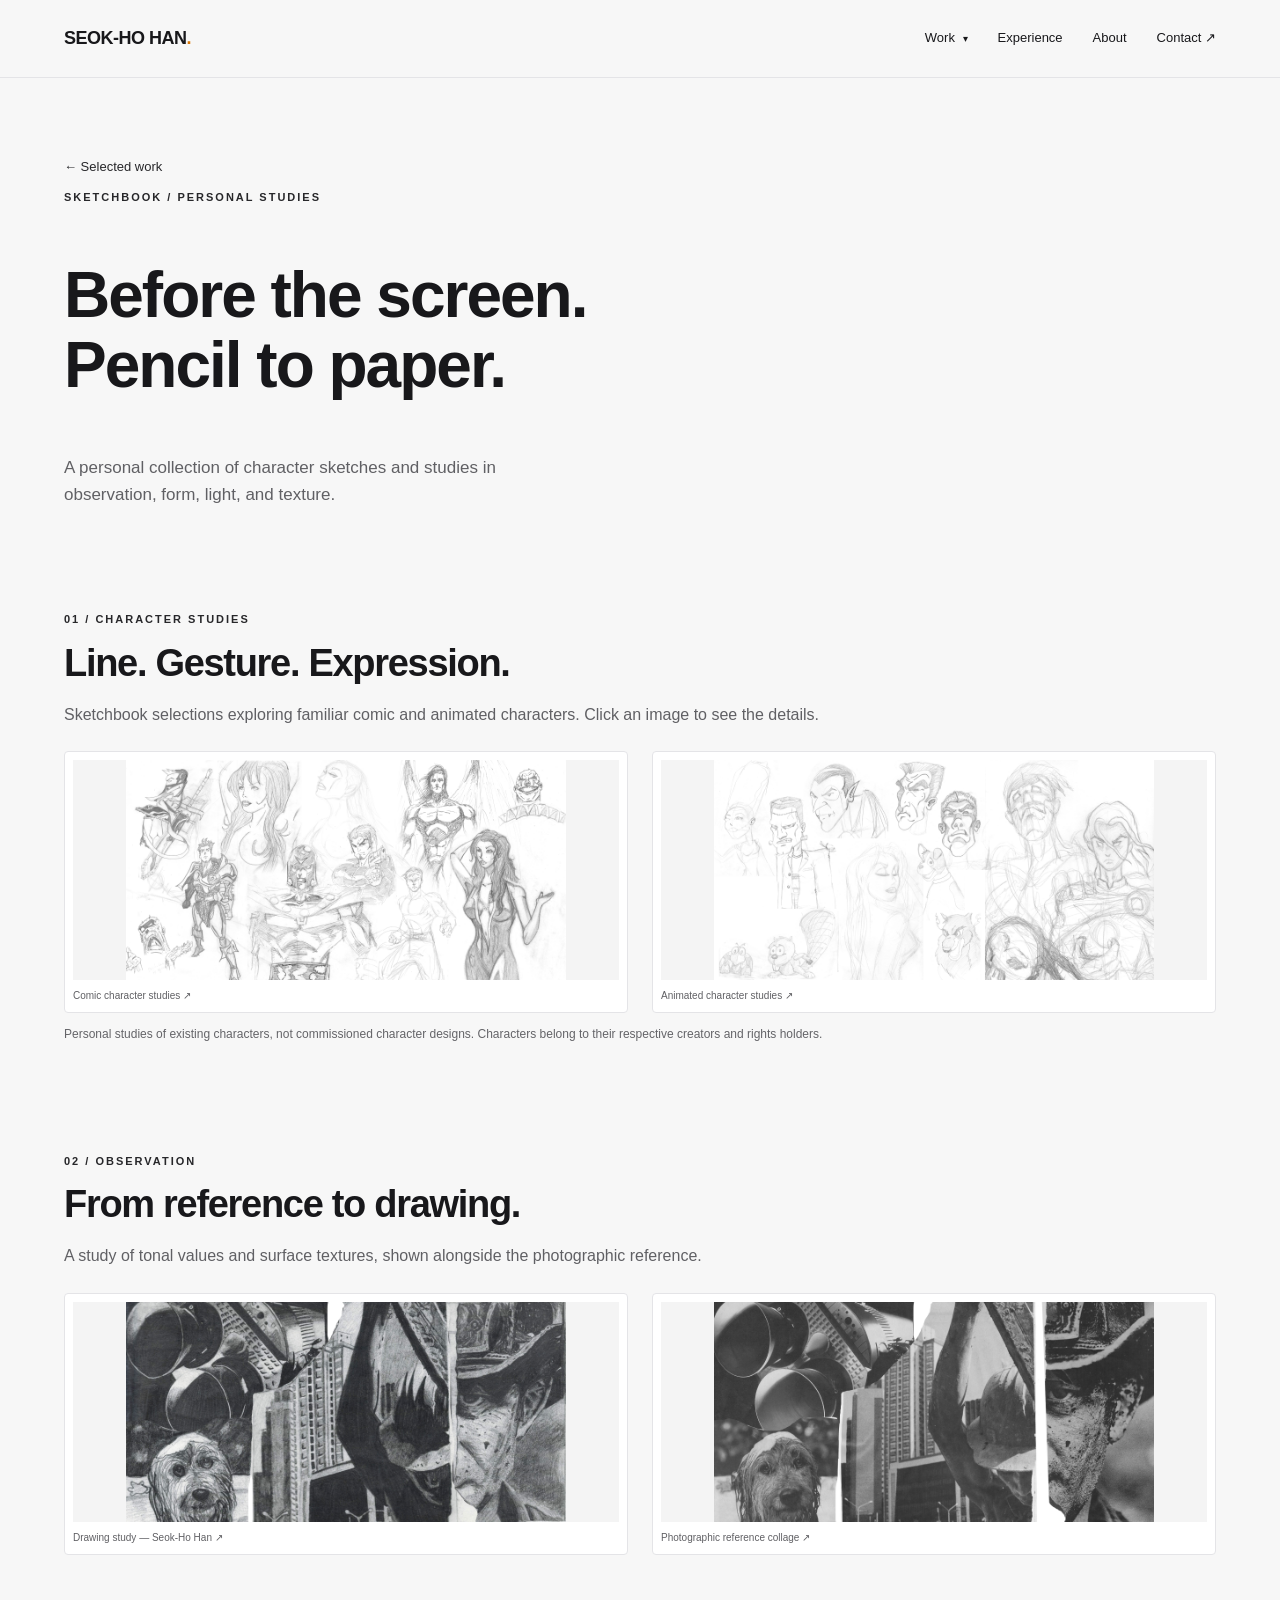
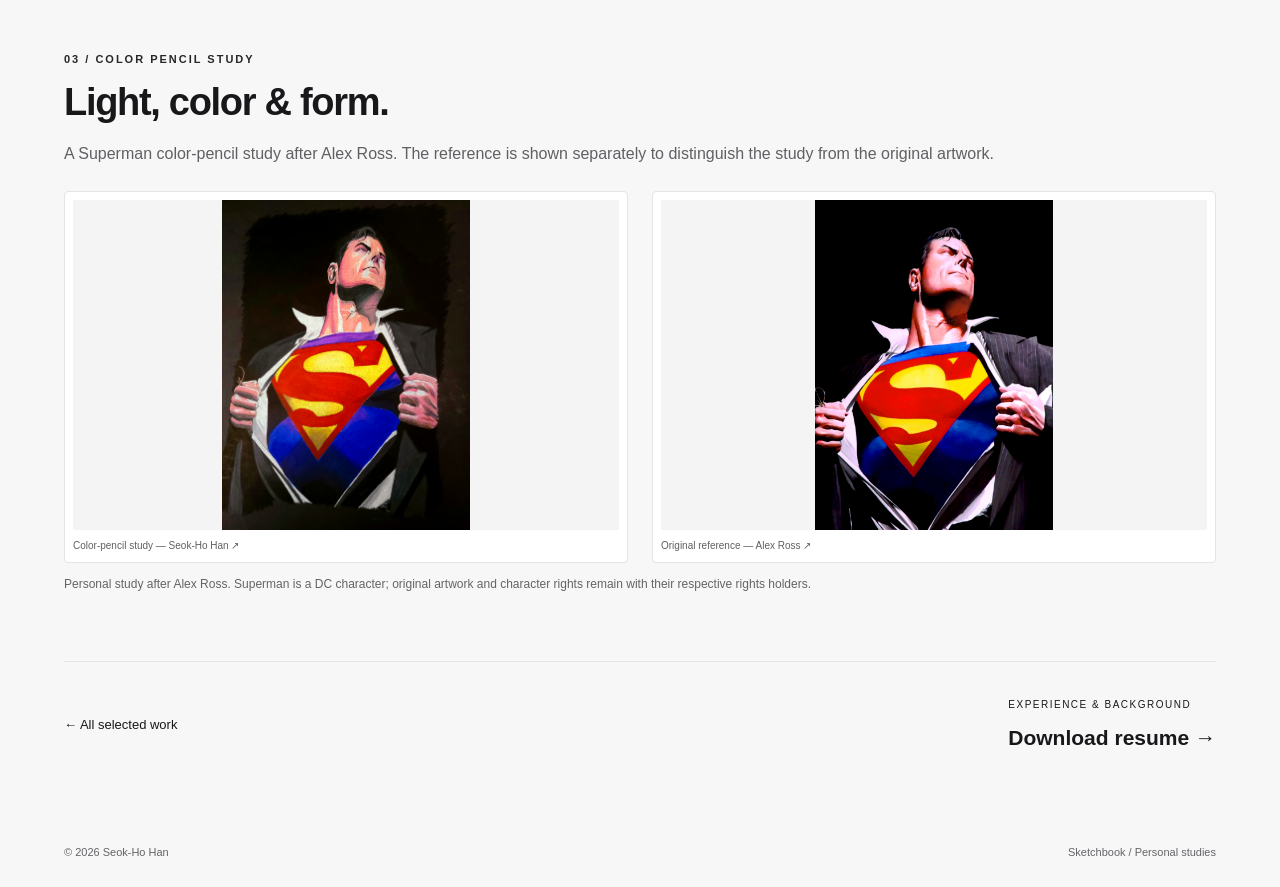
<file: sketch.html>
<!doctype html><html lang="en"><head><meta charset="utf-8"><meta name="viewport" content="width=device-width,initial-scale=1"><title>Sketchbook — Seok-Ho Han</title><meta name="description" content="Personal sketches, character studies, and observational drawing by Seok-Ho Han."><link rel="stylesheet" href="styles.css"><link rel="stylesheet" href="sketch-resume.css"></head>
<body><header><div class="nav"><a class="brand" href="index.html">SEOK-HO HAN<span>.</span></a><nav aria-label="Main navigation"><details class="work-menu"><summary>Work <span aria-hidden="true">▾</span></summary><div class="work-dropdown"><a href="index.html#work">View all work</a><p>BAS / Interface Design</p><a href="therma.html">Therma</a><a href="siemens.html">Siemens</a><p>Graphic / Visual Design</p><a href="meedo.html">Meedo</a><a href="telemundo.html">Telemundo</a><a href="zen.html">ZEN</a><a class="work-sketch" href="sketch.html">Sketchbook</a></div></details><a href="index.html#experience">Experience</a><a href="index.html#about">About</a><a href="index.html#contact">Contact ↗</a></nav></div></header>
<main class="wrap">
<section class="case-title"><a class="back" href="index.html#work">← Selected work</a><p class="eyebrow">Sketchbook / Personal studies</p><h1>Before the screen.<br>Pencil to paper.</h1><p class="intro">A personal collection of character sketches and studies in observation, form, light, and texture.</p></section>
<section class="sketch-section"><p class="eyebrow">01 / Character studies</p><h2>Line. Gesture. Expression.</h2><p>Sketchbook selections exploring familiar comic and animated characters. Click an image to see the details.</p><div class="sketch-grid"><a class="gallery-thumb" data-gallery="characters" href="assets/sketch-6.jpg"><img loading="lazy" src="assets/sketch-6.jpg" alt="Comic character studies"><span>Comic character studies ↗</span></a><a class="gallery-thumb" data-gallery="characters" href="assets/sketch-4.jpg"><img loading="lazy" src="assets/sketch-4.jpg" alt="Animated character studies"><span>Animated character studies ↗</span></a></div><p class="note">Personal studies of existing characters, not commissioned character designs. Characters belong to their respective creators and rights holders.</p></section>
<section class="sketch-section"><p class="eyebrow">02 / Observation</p><h2>From reference to drawing.</h2><p>A study of tonal values and surface textures, shown alongside the photographic reference.</p><div class="sketch-grid"><a class="gallery-thumb" data-gallery="observation" href="assets/sketch-5.jpg"><img loading="lazy" src="assets/sketch-5.jpg" alt="Drawing study — Seok-Ho Han"><span>Drawing study — Seok-Ho Han ↗</span></a><a class="gallery-thumb" data-gallery="observation" href="assets/sketch-3.jpg"><img loading="lazy" src="assets/sketch-3.jpg" alt="Photographic reference collage"><span>Photographic reference collage ↗</span></a></div></section>
<section class="sketch-section"><p class="eyebrow">03 / Color pencil study</p><h2>Light, color & form.</h2><p>A Superman color-pencil study after Alex Ross. The reference is shown separately to distinguish the study from the original artwork.</p><div class="sketch-grid sketch-portrait"><a class="gallery-thumb" data-gallery="superman" href="assets/sketch-1.jpg"><img loading="lazy" src="assets/sketch-1.jpg" alt="Color-pencil study — Seok-Ho Han"><span>Color-pencil study — Seok-Ho Han ↗</span></a><a class="gallery-thumb" data-gallery="superman" href="assets/sketch-2.jpg"><img loading="lazy" src="assets/sketch-2.jpg" alt="Original reference — Alex Ross"><span>Original reference — Alex Ross ↗</span></a></div><p class="note">Personal study after Alex Ross. Superman is a DC character; original artwork and character rights remain with their respective rights holders.</p></section>
<nav class="project-next" aria-label="Project navigation"><a href="index.html#work">← All selected work</a><a href="index.html#resume"><small>EXPERIENCE & BACKGROUND</small><strong>Download resume →</strong></a></nav></main><footer><span>© 2026 Seok-Ho Han</span><span>Sketchbook / Personal studies</span></footer><dialog id="image-viewer" aria-label="Portfolio image viewer"><div class="viewer-bar"><p id="viewer-caption" aria-live="polite"></p><button type="button" id="viewer-close" autofocus aria-label="Close image viewer">Close ×</button></div><img id="viewer-image" alt=""><div class="viewer-controls"><button type="button" id="viewer-prev" aria-label="Previous image">← Previous</button><a id="viewer-original" target="_blank" rel="noopener">Open full size ↗</a><button type="button" id="viewer-next" aria-label="Next image">Next →</button></div></dialog><script src="gallery.js" defer></script>
<script src="navigation.js" defer></script></body></html>
</file>
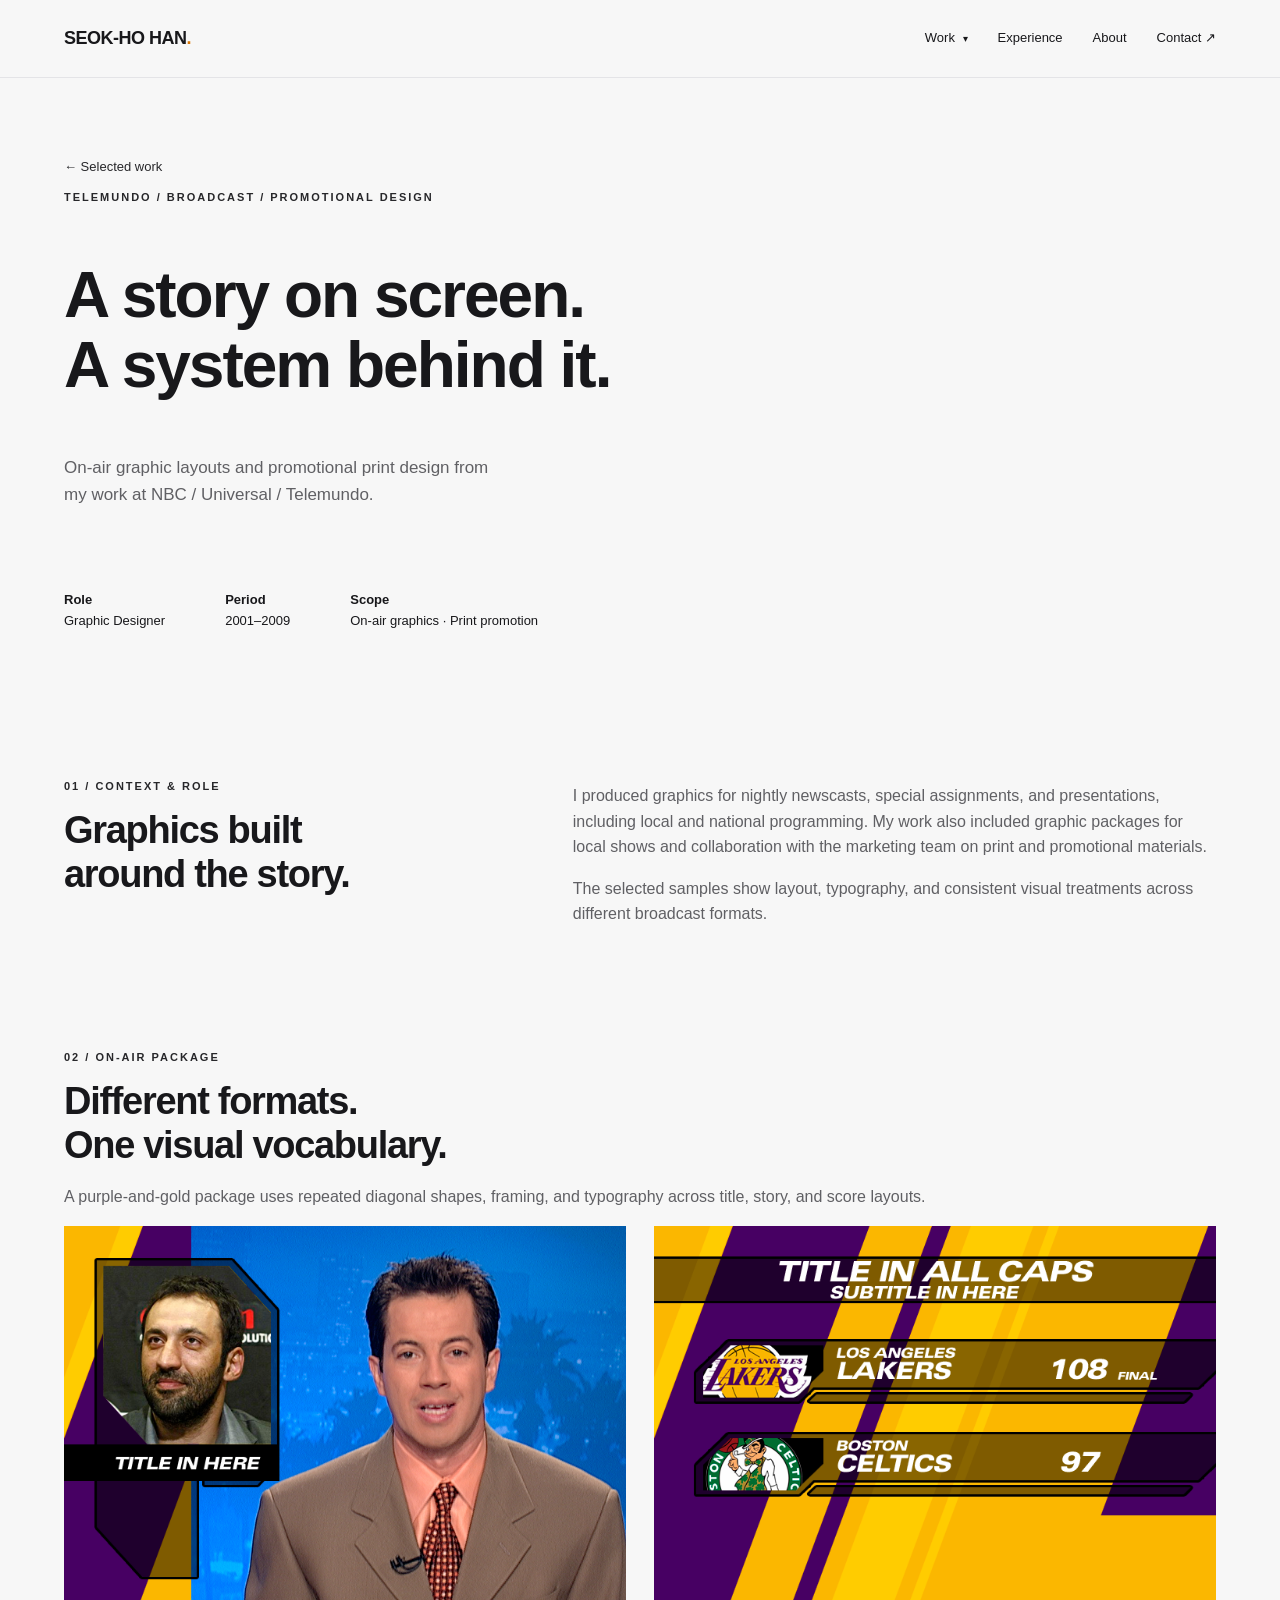
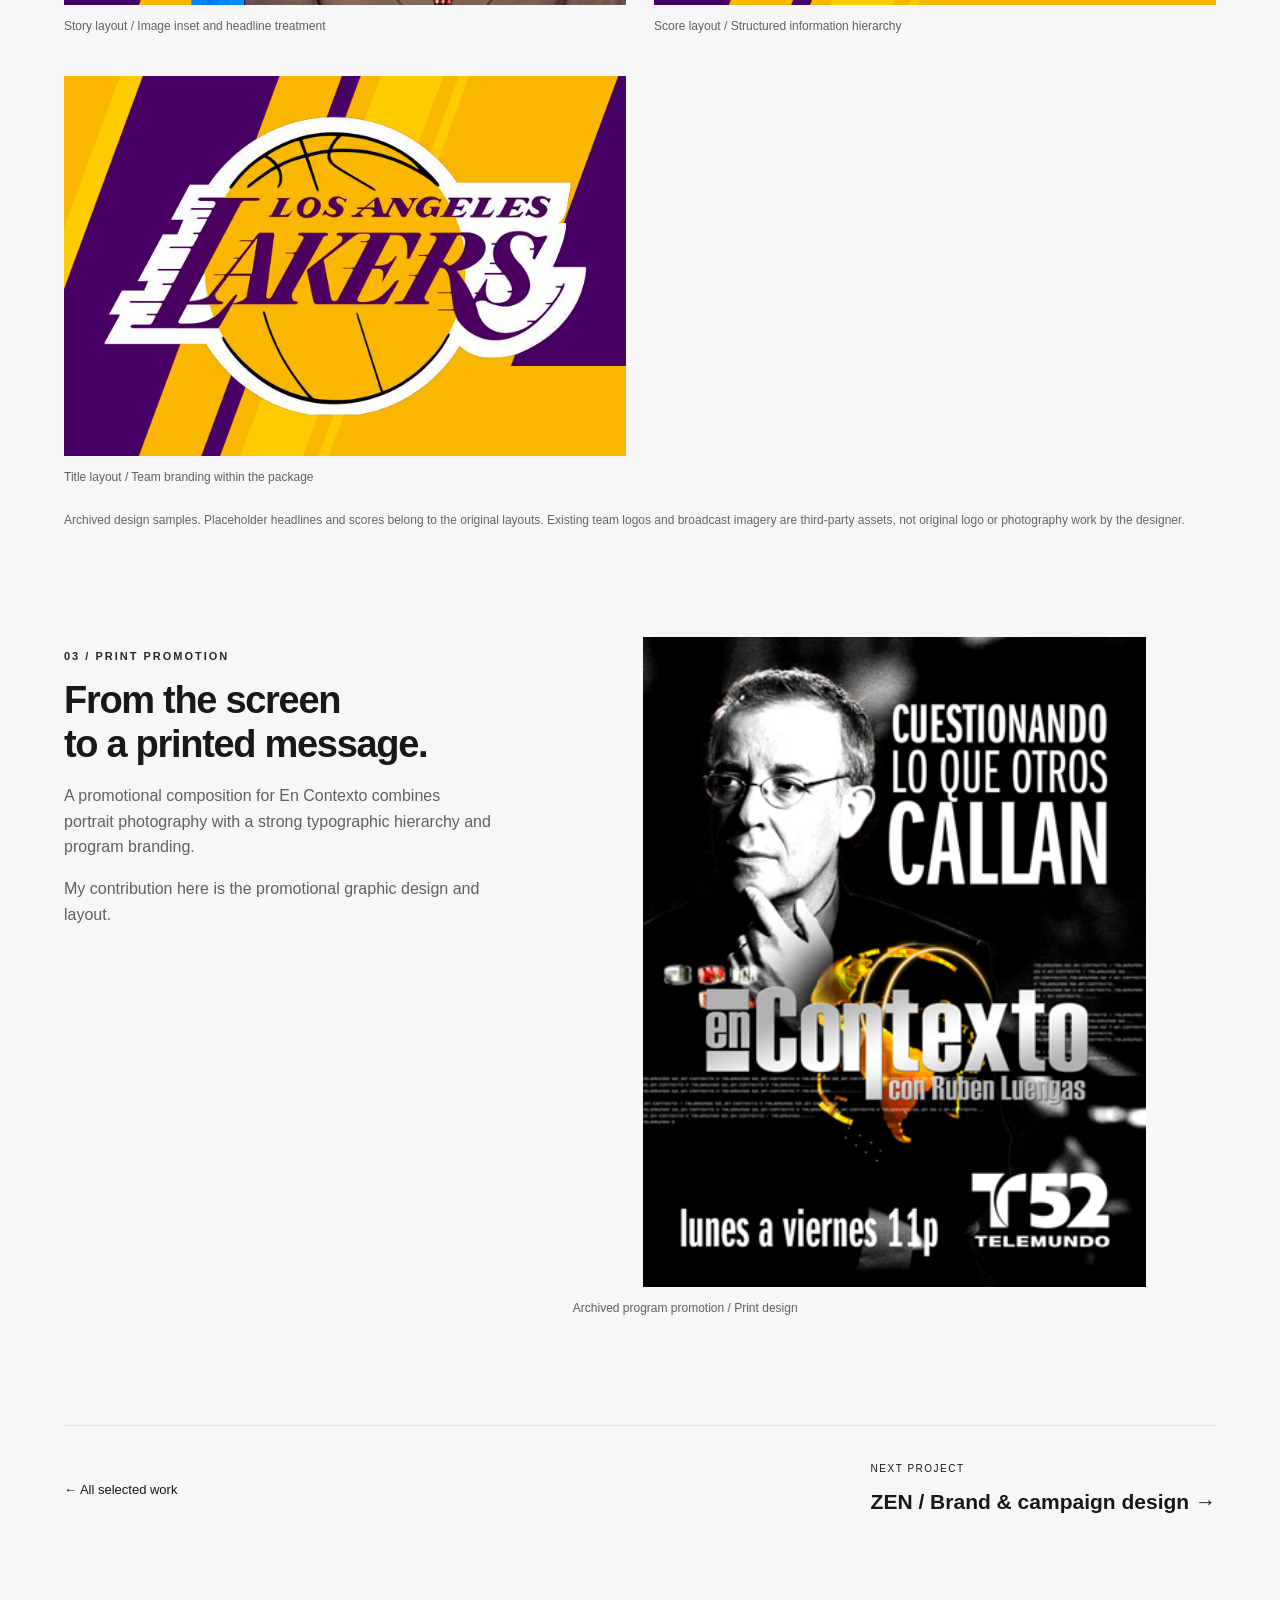
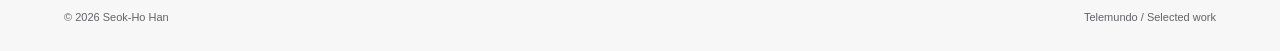
<file: telemundo.html>
<!doctype html><html lang="en"><head><meta charset="utf-8"><meta name="viewport" content="width=device-width,initial-scale=1"><title>Telemundo — Seok-Ho Han</title><meta name="description" content="On-air graphic layouts and promotional print design from my work at NBC / Universal / Telemundo."><link rel="stylesheet" href="styles.css"></head><body><header><div class="nav"><a class="brand" href="index.html">SEOK-HO HAN<span>.</span></a><nav aria-label="Main navigation"><details class="work-menu"><summary>Work <span aria-hidden="true">▾</span></summary><div class="work-dropdown"><a href="index.html#work">View all work</a><p>BAS / Interface Design</p><a href="therma.html">Therma</a><a href="siemens.html">Siemens</a><p>Graphic / Visual Design</p><a href="meedo.html">Meedo</a><a href="telemundo.html">Telemundo</a><a href="zen.html">ZEN</a><a class="work-sketch" href="sketch.html">Sketchbook</a></div></details><a href="index.html#experience">Experience</a><a href="index.html#about">About</a><a href="index.html#contact">Contact ↗</a></nav></div></header><main class="wrap"><section class="case-title"><a class="back" href="index.html#work">← Selected work</a><p class="eyebrow">Telemundo / Broadcast / Promotional design</p><h1>A story on screen.<br>A system behind it.</h1><p class="intro">On-air graphic layouts and promotional print design from my work at NBC / Universal / Telemundo.</p></section><div class="case-meta"><div><b>Role</b>Graphic Designer</div><div><b>Period</b>2001–2009</div><div><b>Scope</b>On-air graphics · Print promotion</div></div><section class="section split"><div><p class="eyebrow">01 / Context & role</p><h2>Graphics built<br>around the story.</h2></div><div><p>I produced graphics for nightly newscasts, special assignments, and presentations, including local and national programming. My work also included graphic packages for local shows and collaboration with the marketing team on print and promotional materials.</p><p>The selected samples show layout, typography, and consistent visual treatments across different broadcast formats.</p></div></section><section><p class="eyebrow">02 / On-air package</p><h2>Different formats.<br>One visual vocabulary.</h2><p>A purple-and-gold package uses repeated diagonal shapes, framing, and typography across title, story, and score layouts.</p><div class="editorial-gallery"><figure class="gallery-item"><a href="assets/broadcast-overlay.png" target="_blank" rel="noopener"><img loading="lazy" src="assets/broadcast-overlay.png" alt="Broadcast story layout with presenter and inset image"></a><figcaption>Story layout / Image inset and headline treatment</figcaption></figure><figure class="gallery-item"><a href="assets/broadcast-score.png" target="_blank" rel="noopener"><img loading="lazy" src="assets/broadcast-score.png" alt="Sports score layout with two team rows"></a><figcaption>Score layout / Structured information hierarchy</figcaption></figure><figure class="gallery-item"><a href="assets/broadcast-title.png" target="_blank" rel="noopener"><img loading="lazy" src="assets/broadcast-title.png" alt="Sports title graphic using purple and gold"></a><figcaption>Title layout / Team branding within the package</figcaption></figure></div><p class="note">Archived design samples. Placeholder headlines and scores belong to the original layouts. Existing team logos and broadcast imagery are third-party assets, not original logo or photography work by the designer.</p></section><section class="section split"><div><p class="eyebrow">03 / Print promotion</p><h2>From the screen<br>to a printed message.</h2><p>A promotional composition for En Contexto combines portrait photography with a strong typographic hierarchy and program branding.</p><p>My contribution here is the promotional graphic design and layout.</p></div><figure class="gallery-item"><a href="assets/broadcast-poster.png" target="_blank" rel="noopener"><img loading="lazy" src="assets/broadcast-poster.png" alt="En Contexto promotional poster with portrait and bold Spanish typography"></a><figcaption>Archived program promotion / Print design</figcaption></figure></section><nav class="project-next" aria-label="Project navigation"><a href="index.html#work">← All selected work</a><a href="zen.html"><small>NEXT PROJECT</small><strong>ZEN / Brand & campaign design →</strong></a></nav></main><footer><span>© 2026 Seok-Ho Han</span><span>Telemundo / Selected work</span></footer><script src="navigation.js" defer></script></body></html>
</file>
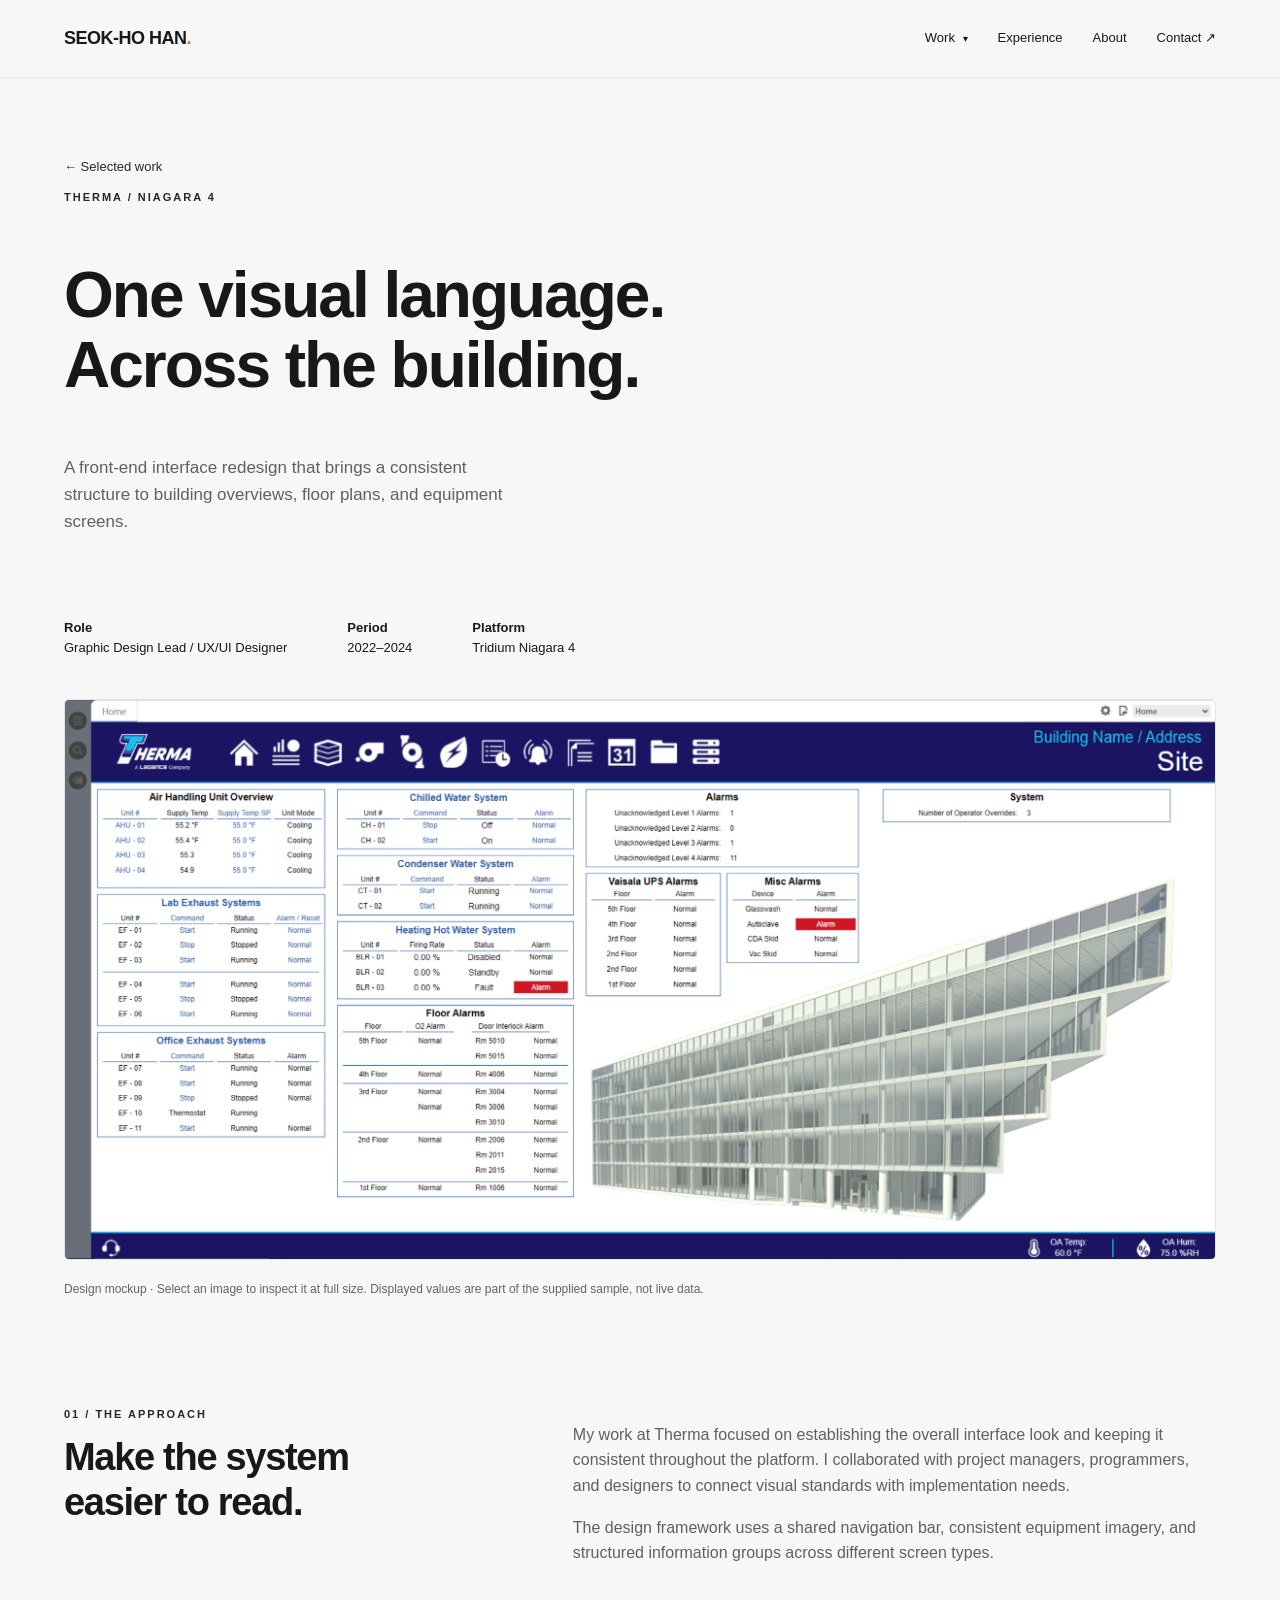
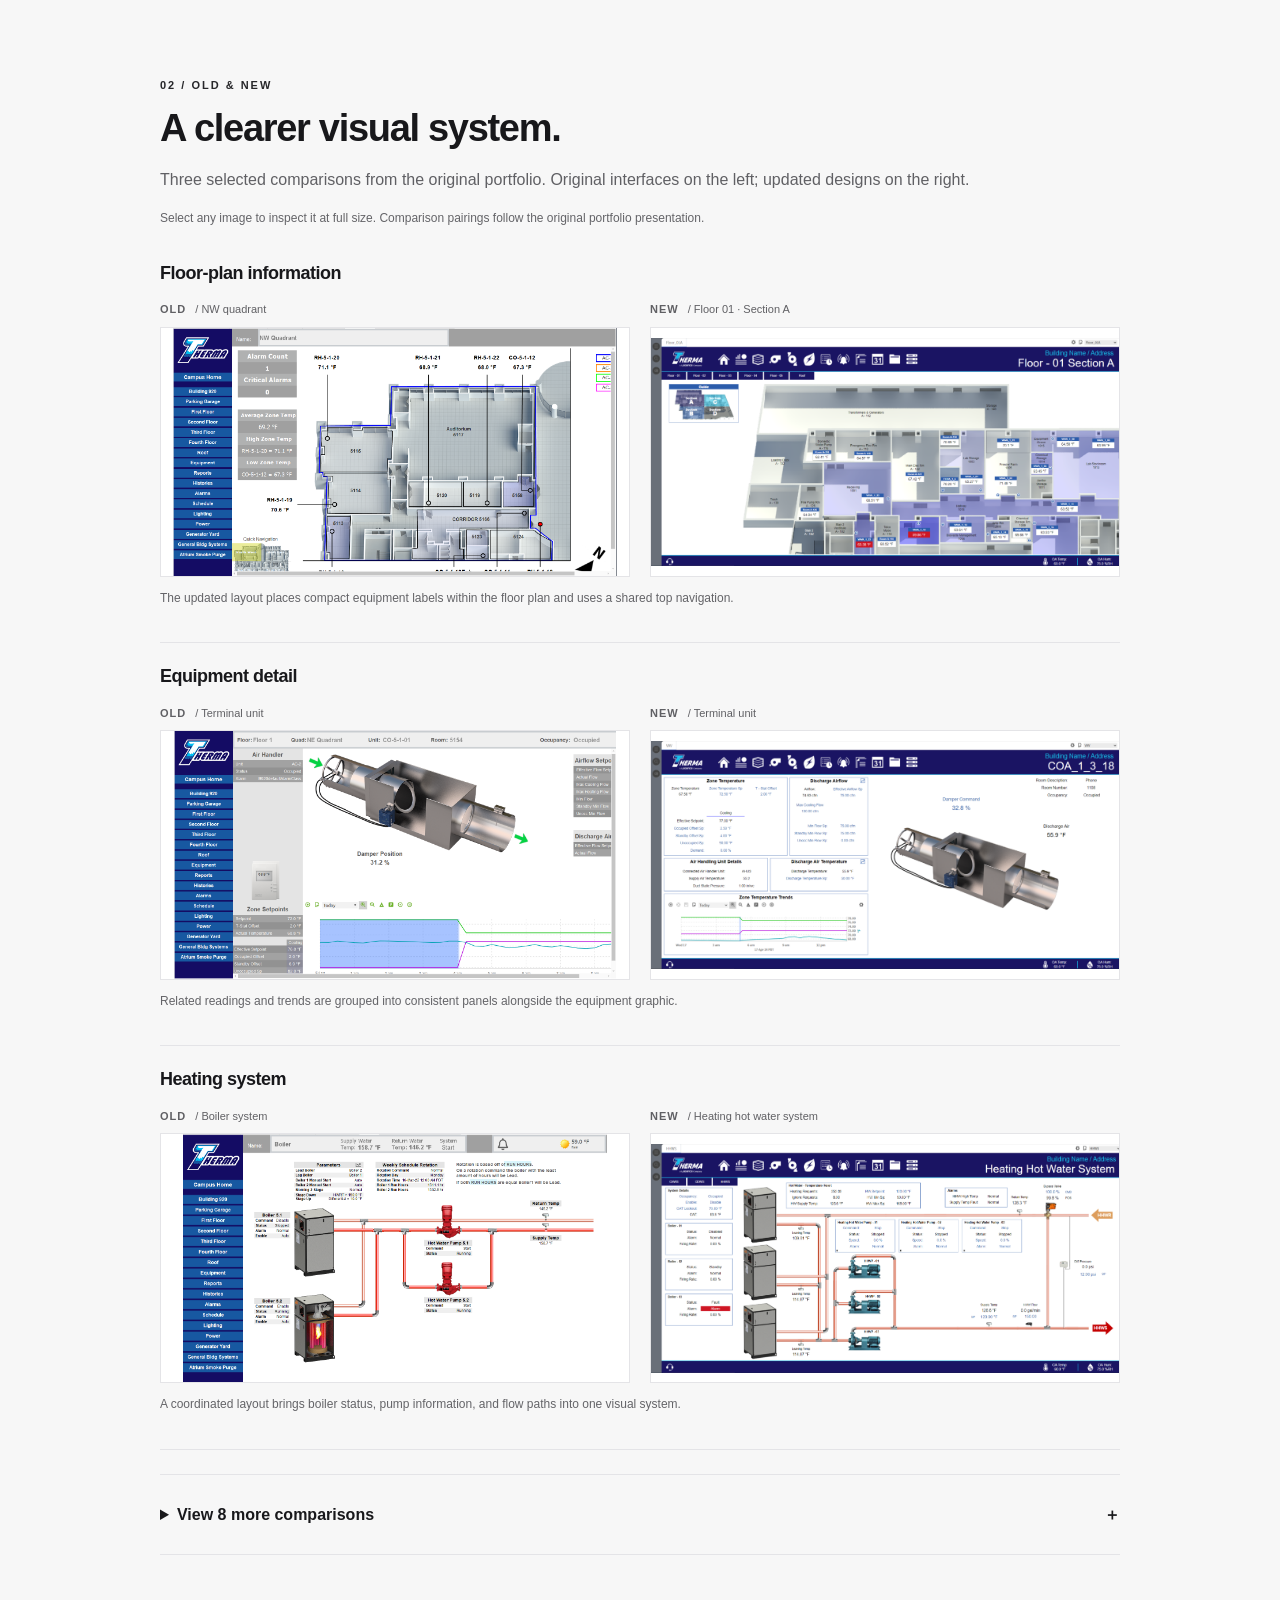
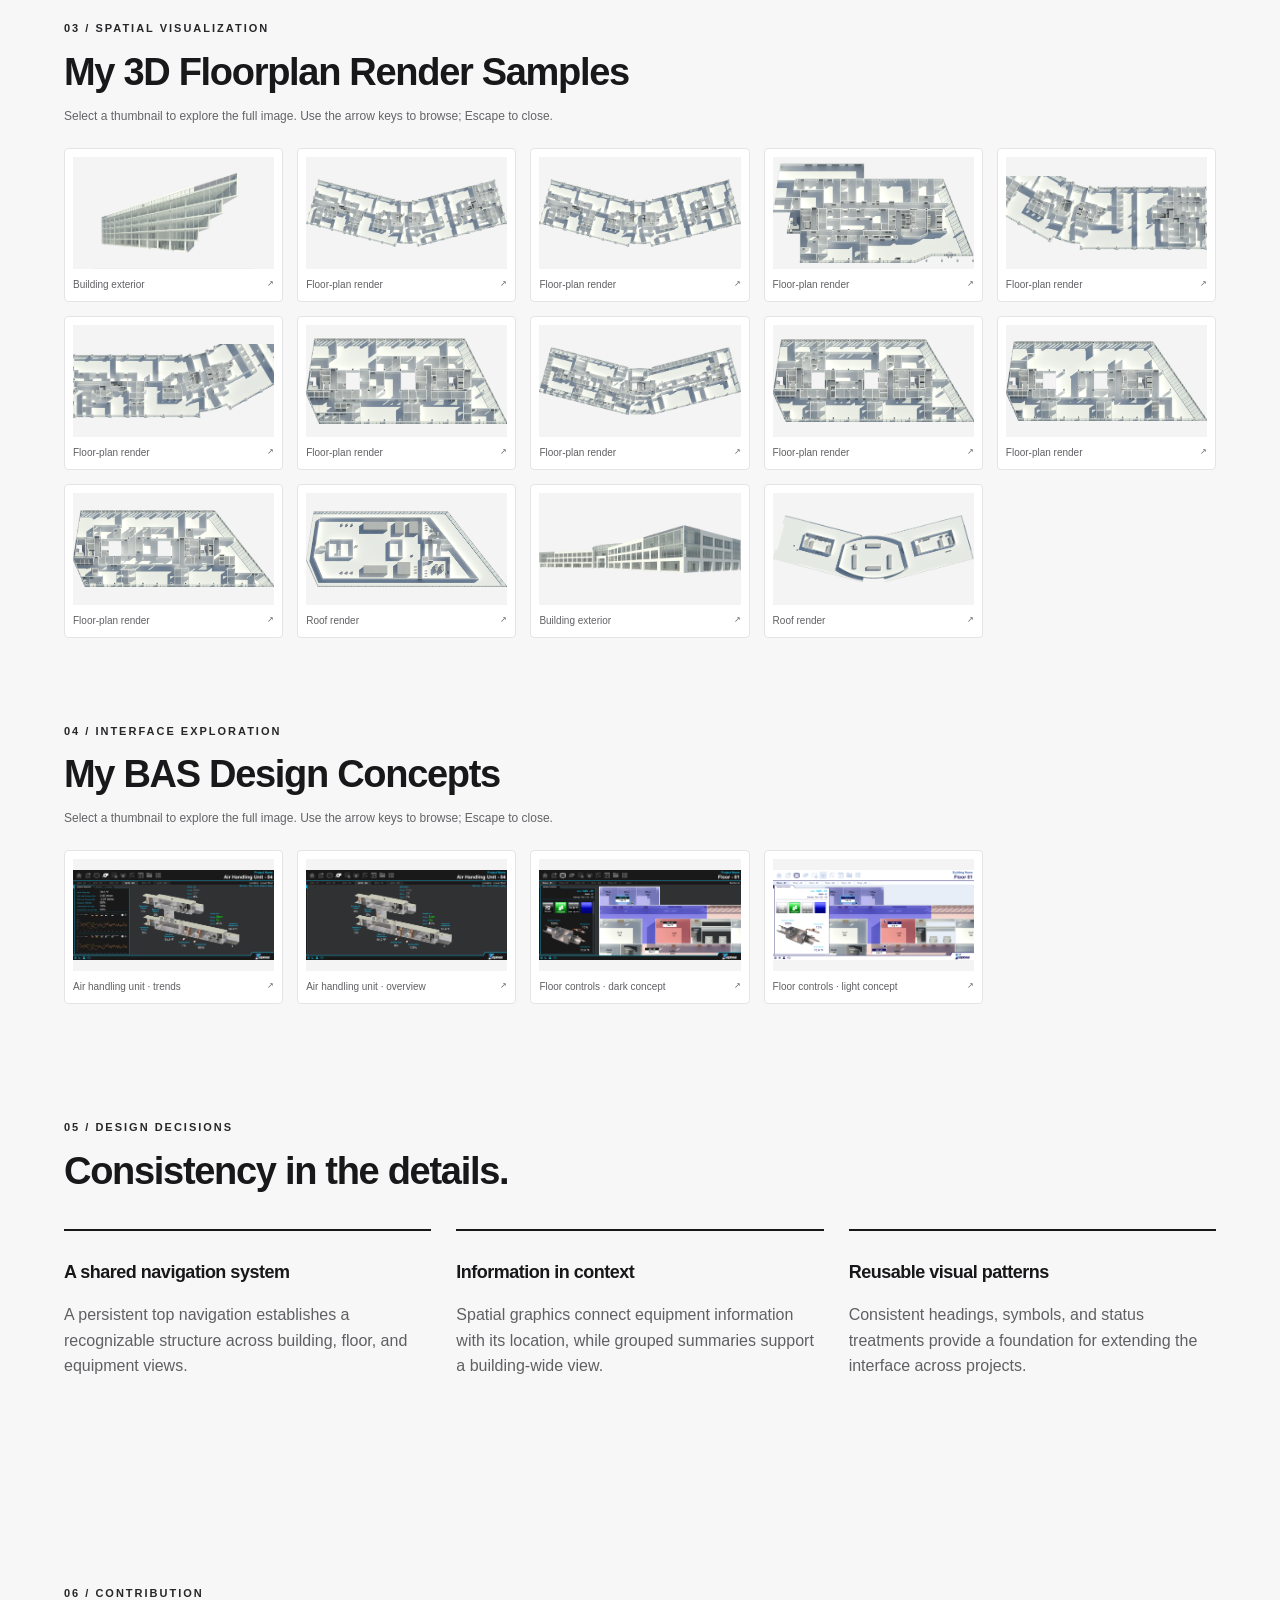
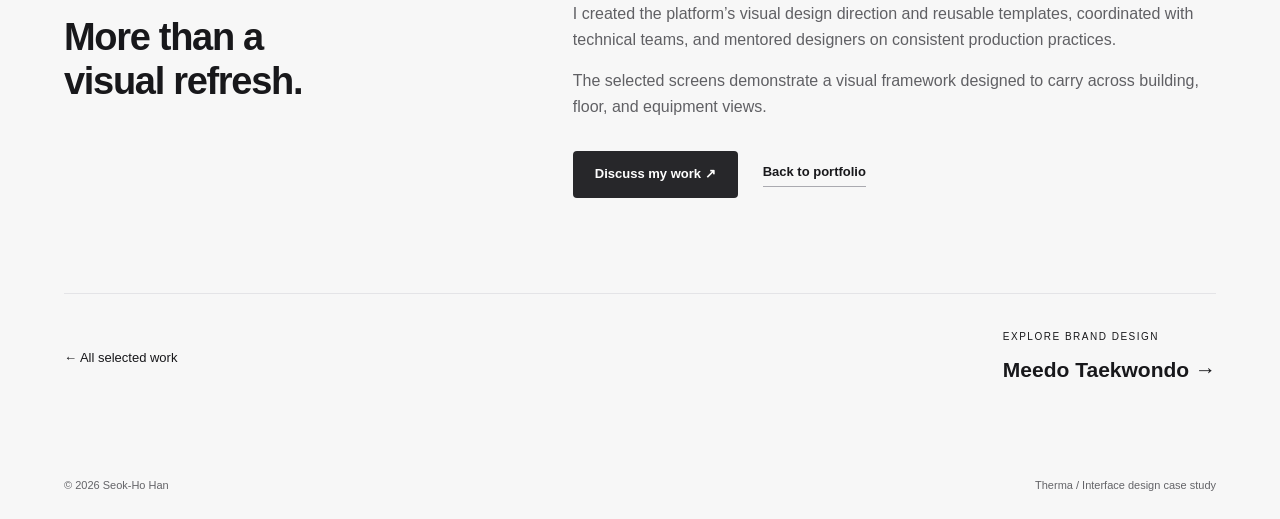
<file: therma.html>
<!doctype html><html lang="en"><head><meta charset="UTF-8"><meta name="viewport" content="width=device-width, initial-scale=1"><title>Therma Interface Design — Seok-Ho Han</title><meta name="description" content="A Niagara 4 interface redesign and visual standards case study by Seok-Ho Han."><link rel="stylesheet" href="styles.css"></head><body><header><div class="nav"><a class="brand" href="index.html">SEOK-HO HAN<span>.</span></a><nav aria-label="Main navigation"><details class="work-menu"><summary>Work <span aria-hidden="true">▾</span></summary><div class="work-dropdown"><a href="index.html#work">View all work</a><p>BAS / Interface Design</p><a href="therma.html">Therma</a><a href="siemens.html">Siemens</a><p>Graphic / Visual Design</p><a href="meedo.html">Meedo</a><a href="telemundo.html">Telemundo</a><a href="zen.html">ZEN</a><a class="work-sketch" href="sketch.html">Sketchbook</a></div></details><a href="index.html#experience">Experience</a><a href="index.html#about">About</a><a href="index.html#contact">Contact ↗</a></nav></div></header><main class="wrap"><section class="case-title"><a class="back" href="index.html#work">← Selected work</a><p class="eyebrow">Therma / Niagara 4</p><h1>One visual language.<br>Across the building.</h1><p class="intro">A front-end interface redesign that brings a consistent structure to building overviews, floor plans, and equipment screens.</p></section><div class="case-meta"><div><b>Role</b>Graphic Design Lead / UX/UI Designer</div><div><b>Period</b>2022–2024</div><div><b>Platform</b>Tridium Niagara 4</div></div><a class="screen-link" href="assets/therma-overview.png" target="_blank" rel="noopener"><img class="full-image" src="assets/therma-overview.png" alt="Redesigned Therma overview screen with grouped system summaries and a building visualization"></a><p class="note">Design mockup · Select an image to inspect it at full size. Displayed values are part of the supplied sample, not live data.</p><section class="section split"><div><div class="eyebrow">01 / The approach</div><h2>Make the system<br>easier to read.</h2></div><div><p>My work at Therma focused on establishing the overall interface look and keeping it consistent throughout the platform. I collaborated with project managers, programmers, and designers to connect visual standards with implementation needs.</p><p>The design framework uses a shared navigation bar, consistent equipment imagery, and structured information groups across different screen types.</p></div></section><section id="comparison" class="comparison-section"><div class="eyebrow">02 / Old &amp; New</div><h2>A clearer visual system.</h2><p>Three selected comparisons from the original portfolio. Original interfaces on the left; updated designs on the right.</p><p class="note">Select any image to inspect it at full size. Comparison pairings follow the original portfolio presentation.</p><article class="compare-row"><h3>Floor-plan information</h3><div class="comparison"><figure><figcaption><b>OLD</b> / NW quadrant</figcaption><a href="assets/therma-old-1.png" target="_blank" rel="noopener"><img loading="lazy" src="assets/therma-old-1.png" alt="Original Therma NW quadrant interface"></a></figure><figure><figcaption><b>NEW</b> / Floor 01 · Section A</figcaption><a href="assets/therma-new-1.png" target="_blank" rel="noopener"><img loading="lazy" src="assets/therma-new-1.png" alt="Updated Therma Floor 01 · Section A interface"></a></figure></div><p class="note">The updated layout places compact equipment labels within the floor plan and uses a shared top navigation.</p></article><article class="compare-row"><h3>Equipment detail</h3><div class="comparison"><figure><figcaption><b>OLD</b> / Terminal unit</figcaption><a href="assets/therma-old-2.png" target="_blank" rel="noopener"><img loading="lazy" src="assets/therma-old-2.png" alt="Original Therma Terminal unit interface"></a></figure><figure><figcaption><b>NEW</b> / Terminal unit</figcaption><a href="assets/therma-new-2.png" target="_blank" rel="noopener"><img loading="lazy" src="assets/therma-new-2.png" alt="Updated Therma Terminal unit interface"></a></figure></div><p class="note">Related readings and trends are grouped into consistent panels alongside the equipment graphic.</p></article><article class="compare-row"><h3>Heating system</h3><div class="comparison"><figure><figcaption><b>OLD</b> / Boiler system</figcaption><a href="assets/therma-old-4.png" target="_blank" rel="noopener"><img loading="lazy" src="assets/therma-old-4.png" alt="Original Therma Boiler system interface"></a></figure><figure><figcaption><b>NEW</b> / Heating hot water system</figcaption><a href="assets/therma-new-4.png" target="_blank" rel="noopener"><img loading="lazy" src="assets/therma-new-4.png" alt="Updated Therma Heating hot water system interface"></a></figure></div><p class="note">A coordinated layout brings boiler status, pump information, and flow paths into one visual system.</p></article><details class="more-comparisons"><summary>View 8 more comparisons <span aria-hidden="true">＋</span></summary><article class="compare-row"><h3>Equipment overview</h3><div class="comparison"><figure><figcaption><b>OLD</b> / Exhaust fans</figcaption><a href="assets/therma-old-3.png" target="_blank" rel="noopener"><img loading="lazy" src="assets/therma-old-3.png" alt="Original Therma Exhaust fans interface"></a></figure><figure><figcaption><b>NEW</b> / Office exhaust fans</figcaption><a href="assets/therma-new-3.png" target="_blank" rel="noopener"><img loading="lazy" src="assets/therma-new-3.png" alt="Updated Therma Office exhaust fans interface"></a></figure></div><p class="note">Repeated equipment panels give each fan a consistent space for commands, status, and alarms.</p></article><article class="compare-row"><h3>Floor-plan detail</h3><div class="comparison"><figure><figcaption><b>OLD</b> / NE quadrant</figcaption><a href="assets/therma-old-5.png" target="_blank" rel="noopener"><img loading="lazy" src="assets/therma-old-5.png" alt="Original Therma NE quadrant interface"></a></figure><figure><figcaption><b>NEW</b> / Floor 01 · Section C</figcaption><a href="assets/therma-new-5.png" target="_blank" rel="noopener"><img loading="lazy" src="assets/therma-new-5.png" alt="Updated Therma Floor 01 · Section C interface"></a></figure></div></article><article class="compare-row"><h3>Floor-plan detail</h3><div class="comparison"><figure><figcaption><b>OLD</b> / SW quadrant</figcaption><a href="assets/therma-old-6.png" target="_blank" rel="noopener"><img loading="lazy" src="assets/therma-old-6.png" alt="Original Therma SW quadrant interface"></a></figure><figure><figcaption><b>NEW</b> / Floor 01 · Section B</figcaption><a href="assets/therma-new-6.png" target="_blank" rel="noopener"><img loading="lazy" src="assets/therma-new-6.png" alt="Updated Therma Floor 01 · Section B interface"></a></figure></div></article><article class="compare-row"><h3>Floor-plan detail</h3><div class="comparison"><figure><figcaption><b>OLD</b> / SE quadrant</figcaption><a href="assets/therma-old-7.png" target="_blank" rel="noopener"><img loading="lazy" src="assets/therma-old-7.png" alt="Original Therma SE quadrant interface"></a></figure><figure><figcaption><b>NEW</b> / Floor 01 · Section D</figcaption><a href="assets/therma-new-7.png" target="_blank" rel="noopener"><img loading="lazy" src="assets/therma-new-7.png" alt="Updated Therma Floor 01 · Section D interface"></a></figure></div></article><article class="compare-row"><h3>Roof overview</h3><div class="comparison"><figure><figcaption><b>OLD</b> / Roof equipment</figcaption><a href="assets/therma-old-8.png" target="_blank" rel="noopener"><img loading="lazy" src="assets/therma-old-8.png" alt="Original Therma Roof equipment interface"></a></figure><figure><figcaption><b>NEW</b> / Roof equipment</figcaption><a href="assets/therma-new-8.png" target="_blank" rel="noopener"><img loading="lazy" src="assets/therma-new-8.png" alt="Updated Therma Roof equipment interface"></a></figure></div></article><article class="compare-row"><h3>Air-side equipment</h3><div class="comparison"><figure><figcaption><b>OLD</b> / Fan coil detail</figcaption><a href="assets/therma-old-9.png" target="_blank" rel="noopener"><img loading="lazy" src="assets/therma-old-9.png" alt="Original Therma Fan coil detail interface"></a></figure><figure><figcaption><b>NEW</b> / Air handling unit</figcaption><a href="assets/therma-new-9.png" target="_blank" rel="noopener"><img loading="lazy" src="assets/therma-new-9.png" alt="Updated Therma Air handling unit interface"></a></figure></div></article><article class="compare-row"><h3>System information</h3><div class="comparison"><figure><figcaption><b>OLD</b> / UPS readings</figcaption><a href="assets/therma-old-10.png" target="_blank" rel="noopener"><img loading="lazy" src="assets/therma-old-10.png" alt="Original Therma UPS readings interface"></a></figure><figure><figcaption><b>NEW</b> / Chilled water system</figcaption><a href="assets/therma-new-10.png" target="_blank" rel="noopener"><img loading="lazy" src="assets/therma-new-10.png" alt="Updated Therma Chilled water system interface"></a></figure></div></article><article class="compare-row"><h3>System information</h3><div class="comparison"><figure><figcaption><b>OLD</b> / Fan coil summary</figcaption><a href="assets/therma-old-11.png" target="_blank" rel="noopener"><img loading="lazy" src="assets/therma-old-11.png" alt="Original Therma Fan coil summary interface"></a></figure><figure><figcaption><b>NEW</b> / Condenser water system</figcaption><a href="assets/therma-new-11.png" target="_blank" rel="noopener"><img loading="lazy" src="assets/therma-new-11.png" alt="Updated Therma Condenser water system interface"></a></figure></div></article></details></section><section class="section compact-gallery-section" id="render-gallery"><div class="eyebrow">03 / Spatial visualization</div><h2>My 3D Floorplan Render Samples</h2><p class="note">Select a thumbnail to explore the full image. Use the arrow keys to browse; Escape to close.</p><div class="compact-gallery"><a class="gallery-thumb" data-gallery="render" href="assets/therma-render-1.png" aria-label="Enlarge Building exterior 1"><img loading="lazy" src="assets/therma-render-1.png" alt="Building exterior 1"><span>Building exterior <small>↗</small></span></a><a class="gallery-thumb" data-gallery="render" href="assets/therma-render-2.png" aria-label="Enlarge Floor-plan render 2"><img loading="lazy" src="assets/therma-render-2.png" alt="Floor-plan render 2"><span>Floor-plan render <small>↗</small></span></a><a class="gallery-thumb" data-gallery="render" href="assets/therma-render-3.png" aria-label="Enlarge Floor-plan render 3"><img loading="lazy" src="assets/therma-render-3.png" alt="Floor-plan render 3"><span>Floor-plan render <small>↗</small></span></a><a class="gallery-thumb" data-gallery="render" href="assets/therma-render-4.png" aria-label="Enlarge Floor-plan render 4"><img loading="lazy" src="assets/therma-render-4.png" alt="Floor-plan render 4"><span>Floor-plan render <small>↗</small></span></a><a class="gallery-thumb" data-gallery="render" href="assets/therma-render-5.png" aria-label="Enlarge Floor-plan render 5"><img loading="lazy" src="assets/therma-render-5.png" alt="Floor-plan render 5"><span>Floor-plan render <small>↗</small></span></a><a class="gallery-thumb" data-gallery="render" href="assets/therma-render-6.png" aria-label="Enlarge Floor-plan render 6"><img loading="lazy" src="assets/therma-render-6.png" alt="Floor-plan render 6"><span>Floor-plan render <small>↗</small></span></a><a class="gallery-thumb" data-gallery="render" href="assets/therma-render-7.png" aria-label="Enlarge Floor-plan render 7"><img loading="lazy" src="assets/therma-render-7.png" alt="Floor-plan render 7"><span>Floor-plan render <small>↗</small></span></a><a class="gallery-thumb" data-gallery="render" href="assets/therma-render-8.png" aria-label="Enlarge Floor-plan render 8"><img loading="lazy" src="assets/therma-render-8.png" alt="Floor-plan render 8"><span>Floor-plan render <small>↗</small></span></a><a class="gallery-thumb" data-gallery="render" href="assets/therma-render-9.png" aria-label="Enlarge Floor-plan render 9"><img loading="lazy" src="assets/therma-render-9.png" alt="Floor-plan render 9"><span>Floor-plan render <small>↗</small></span></a><a class="gallery-thumb" data-gallery="render" href="assets/therma-render-10.png" aria-label="Enlarge Floor-plan render 10"><img loading="lazy" src="assets/therma-render-10.png" alt="Floor-plan render 10"><span>Floor-plan render <small>↗</small></span></a><a class="gallery-thumb" data-gallery="render" href="assets/therma-render-11.png" aria-label="Enlarge Floor-plan render 11"><img loading="lazy" src="assets/therma-render-11.png" alt="Floor-plan render 11"><span>Floor-plan render <small>↗</small></span></a><a class="gallery-thumb" data-gallery="render" href="assets/therma-render-12.png" aria-label="Enlarge Roof render 12"><img loading="lazy" src="assets/therma-render-12.png" alt="Roof render 12"><span>Roof render <small>↗</small></span></a><a class="gallery-thumb" data-gallery="render" href="assets/therma-render-13.png" aria-label="Enlarge Building exterior 13"><img loading="lazy" src="assets/therma-render-13.png" alt="Building exterior 13"><span>Building exterior <small>↗</small></span></a><a class="gallery-thumb" data-gallery="render" href="assets/therma-render-14.png" aria-label="Enlarge Roof render 14"><img loading="lazy" src="assets/therma-render-14.png" alt="Roof render 14"><span>Roof render <small>↗</small></span></a></div></section><section class="section compact-gallery-section" id="concept-gallery"><div class="eyebrow">04 / Interface exploration</div><h2>My BAS Design Concepts</h2><p class="note">Select a thumbnail to explore the full image. Use the arrow keys to browse; Escape to close.</p><div class="compact-gallery"><a class="gallery-thumb" data-gallery="concept" href="assets/therma-concept-15.png" aria-label="Enlarge Air handling unit · trends 1"><img loading="lazy" src="assets/therma-concept-15.png" alt="Air handling unit · trends 1"><span>Air handling unit · trends <small>↗</small></span></a><a class="gallery-thumb" data-gallery="concept" href="assets/therma-concept-16.png" aria-label="Enlarge Air handling unit · overview 2"><img loading="lazy" src="assets/therma-concept-16.png" alt="Air handling unit · overview 2"><span>Air handling unit · overview <small>↗</small></span></a><a class="gallery-thumb" data-gallery="concept" href="assets/therma-concept-17.png" aria-label="Enlarge Floor controls · dark concept 3"><img loading="lazy" src="assets/therma-concept-17.png" alt="Floor controls · dark concept 3"><span>Floor controls · dark concept <small>↗</small></span></a><a class="gallery-thumb" data-gallery="concept" href="assets/therma-concept-18.png" aria-label="Enlarge Floor controls · light concept 4"><img loading="lazy" src="assets/therma-concept-18.png" alt="Floor controls · light concept 4"><span>Floor controls · light concept <small>↗</small></span></a></div></section><section class="section"><div class="eyebrow">05 / Design decisions</div><h2>Consistency in the details.</h2><div class="tools"><article><h3>A shared navigation system</h3><p>A persistent top navigation establishes a recognizable structure across building, floor, and equipment views.</p></article><article><h3>Information in context</h3><p>Spatial graphics connect equipment information with its location, while grouped summaries support a building-wide view.</p></article><article><h3>Reusable visual patterns</h3><p>Consistent headings, symbols, and status treatments provide a foundation for extending the interface across projects.</p></article></div></section><section class="section split"><div><div class="eyebrow">06 / Contribution</div><h2>More than a<br>visual refresh.</h2></div><div><p>I created the platform’s visual design direction and reusable templates, coordinated with technical teams, and mentored designers on consistent production practices.</p><p>The selected screens demonstrate a visual framework designed to carry across building, floor, and equipment views.</p><div class="actions"><a class="button" href="mailto:designer.seokho@gmail.com">Discuss my work ↗</a><a class="textlink" href="index.html">Back to portfolio</a></div></div></section><nav class="project-next" aria-label="Project navigation"><a href="index.html#work">← All selected work</a><a href="meedo.html"><small>EXPLORE BRAND DESIGN</small><strong>Meedo Taekwondo →</strong></a></nav></main><footer><span>© 2026 Seok-Ho Han</span><span>Therma / Interface design case study</span></footer><dialog id="image-viewer" aria-label="Portfolio image viewer"><div class="viewer-bar"><p id="viewer-caption" aria-live="polite"></p><button type="button" id="viewer-close" autofocus aria-label="Close image viewer">Close ×</button></div><img id="viewer-image" alt=""><div class="viewer-controls"><button type="button" id="viewer-prev" aria-label="Previous image">← Previous</button><a id="viewer-original" target="_blank" rel="noopener">Open full size ↗</a><button type="button" id="viewer-next" aria-label="Next image">Next →</button></div></dialog><script src="gallery.js" defer></script><script src="navigation.js" defer></script></body></html>
</file>
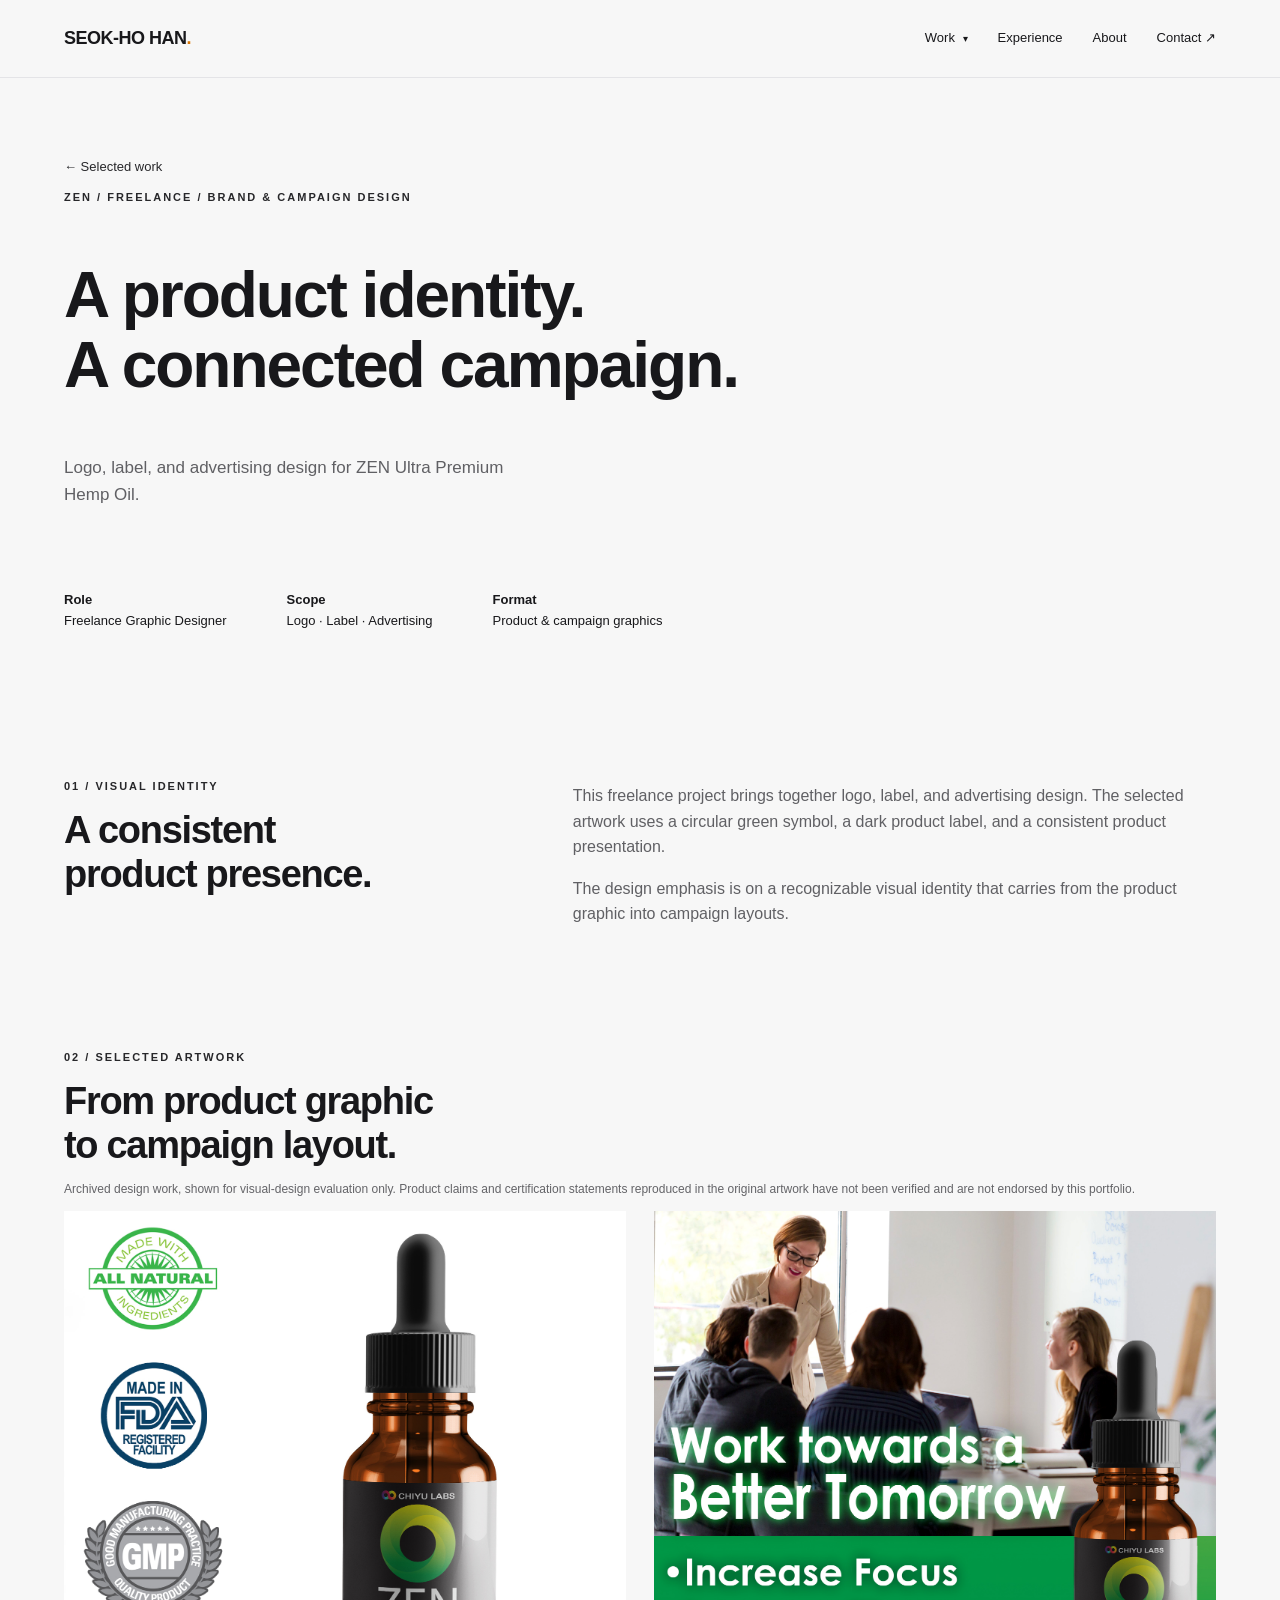
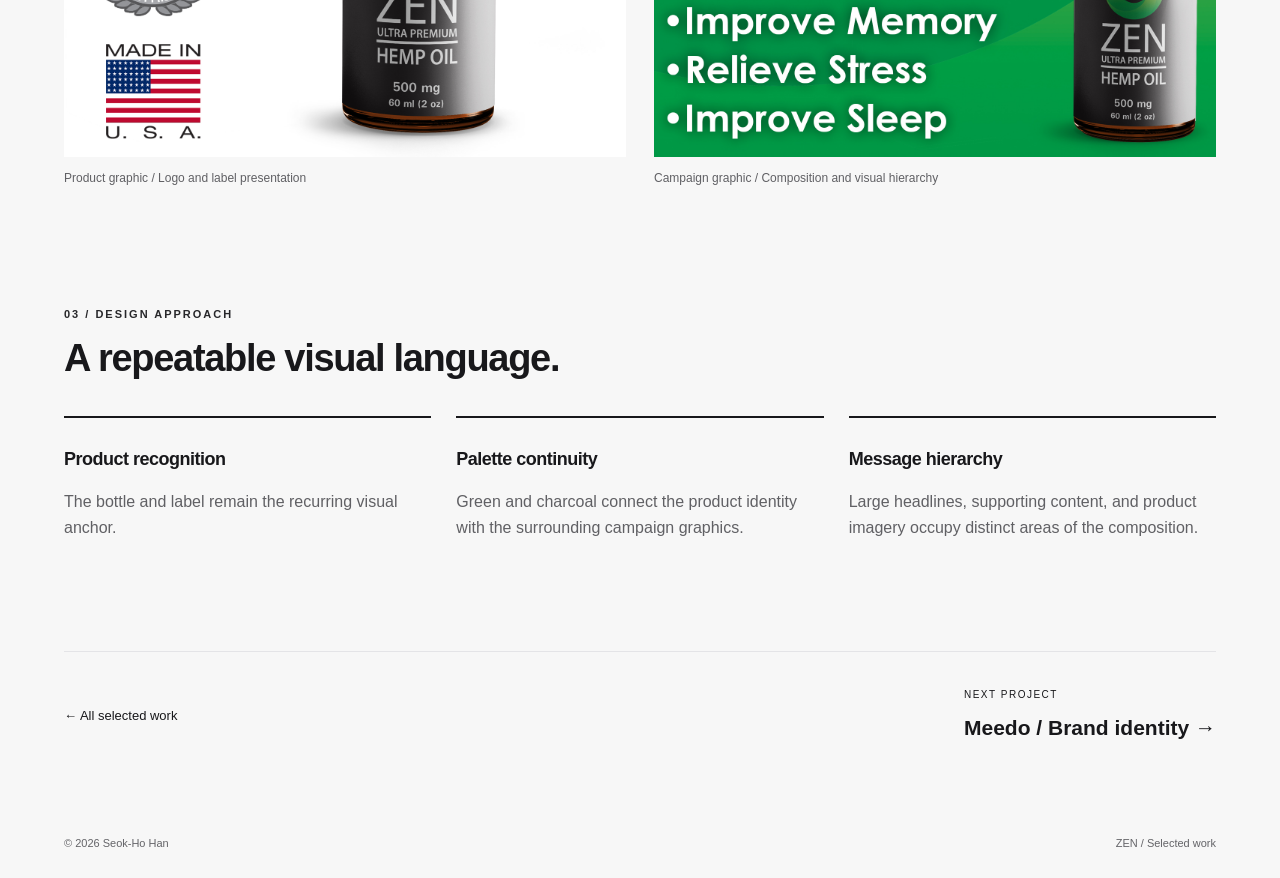
<file: zen.html>
<!doctype html><html lang="en"><head><meta charset="utf-8"><meta name="viewport" content="width=device-width,initial-scale=1"><title>ZEN — Seok-Ho Han</title><meta name="description" content="Logo, label, and advertising design for ZEN Ultra Premium Hemp Oil."><link rel="stylesheet" href="styles.css"></head><body><header><div class="nav"><a class="brand" href="index.html">SEOK-HO HAN<span>.</span></a><nav aria-label="Main navigation"><details class="work-menu"><summary>Work <span aria-hidden="true">▾</span></summary><div class="work-dropdown"><a href="index.html#work">View all work</a><p>BAS / Interface Design</p><a href="therma.html">Therma</a><a href="siemens.html">Siemens</a><p>Graphic / Visual Design</p><a href="meedo.html">Meedo</a><a href="telemundo.html">Telemundo</a><a href="zen.html">ZEN</a><a class="work-sketch" href="sketch.html">Sketchbook</a></div></details><a href="index.html#experience">Experience</a><a href="index.html#about">About</a><a href="index.html#contact">Contact ↗</a></nav></div></header><main class="wrap"><section class="case-title"><a class="back" href="index.html#work">← Selected work</a><p class="eyebrow">ZEN / Freelance / Brand & campaign design</p><h1>A product identity.<br>A connected campaign.</h1><p class="intro">Logo, label, and advertising design for ZEN Ultra Premium Hemp Oil.</p></section><div class="case-meta"><div><b>Role</b>Freelance Graphic Designer</div><div><b>Scope</b>Logo · Label · Advertising</div><div><b>Format</b>Product & campaign graphics</div></div><section class="section split"><div><p class="eyebrow">01 / Visual identity</p><h2>A consistent<br>product presence.</h2></div><div><p>This freelance project brings together logo, label, and advertising design. The selected artwork uses a circular green symbol, a dark product label, and a consistent product presentation.</p><p>The design emphasis is on a recognizable visual identity that carries from the product graphic into campaign layouts.</p></div></section><section><p class="eyebrow">02 / Selected artwork</p><h2>From product graphic<br>to campaign layout.</h2><p class="note">Archived design work, shown for visual-design evaluation only. Product claims and certification statements reproduced in the original artwork have not been verified and are not endorsed by this portfolio.</p><div class="editorial-gallery"><figure class="gallery-item"><a href="assets/zen-product.jpg" target="_blank" rel="noopener"><img loading="lazy" src="assets/zen-product.jpg" alt="Archived ZEN product graphic showing label and brand presentation"></a><figcaption>Product graphic / Logo and label presentation</figcaption></figure><figure class="gallery-item"><a href="assets/zen-campaign.jpg" target="_blank" rel="noopener"><img loading="lazy" src="assets/zen-campaign.jpg" alt="Archived ZEN campaign layout with lifestyle imagery, headline, and product"></a><figcaption>Campaign graphic / Composition and visual hierarchy</figcaption></figure></div></section><section class="section"><p class="eyebrow">03 / Design approach</p><h2>A repeatable visual language.</h2><div class="tools"><article><h3>Product recognition</h3><p>The bottle and label remain the recurring visual anchor.</p></article><article><h3>Palette continuity</h3><p>Green and charcoal connect the product identity with the surrounding campaign graphics.</p></article><article><h3>Message hierarchy</h3><p>Large headlines, supporting content, and product imagery occupy distinct areas of the composition.</p></article></div></section><nav class="project-next" aria-label="Project navigation"><a href="index.html#work">← All selected work</a><a href="meedo.html"><small>NEXT PROJECT</small><strong>Meedo / Brand identity →</strong></a></nav></main><footer><span>© 2026 Seok-Ho Han</span><span>ZEN / Selected work</span></footer><script src="navigation.js" defer></script></body></html>
</file>
<file: styles.css>
*{box-sizing:border-box}html{scroll-behavior:smooth}body{margin:0;background:#f7f7f7;color:#18181b;font-family:Arial,Helvetica,sans-serif;line-height:1.6}a{color:inherit;text-decoration:none}a:focus-visible,button:focus-visible{outline:3px solid #27272a;outline-offset:6px}header{background:#f7f7f7f5;border-bottom:1px solid #e4e4e7;position:sticky;top:0;z-index:5}.nav{max-width:1320px;margin:auto;padding:24px 5%;display:flex;justify-content:space-between;align-items:center}.brand{font-weight:800;font-size:18px;letter-spacing:-.5px}.brand span{color:#27272a}nav{display:flex;gap:30px;font-size:13px}main{overflow:hidden}.wrap{max-width:1320px;margin:auto;padding:0 5%}.hero{min-height:700px;display:grid;grid-template-columns:1fr 1.12fr;align-items:center;gap:5%;padding-top:65px;padding-bottom:85px}.eyebrow{text-transform:uppercase;font-size:11px;letter-spacing:2px;color:#27272a;font-weight:700}.hero h1{font-size:clamp(45px,5vw,72px);line-height:1.06;letter-spacing:-3px;margin:22px 0}.hero h1 span{color:#27272a}.intro{max-width:440px;color:#606064;font-size:17px}.actions{display:flex;gap:25px;align-items:center;flex-wrap:wrap;margin-top:32px}.button{display:inline-block;background:#27272a;color:white;padding:13px 22px;font-size:13px;font-weight:700;border-radius:4px}.textlink{font-size:13px;font-weight:700;border-bottom:1px solid #aaaab0;padding-bottom:3px}.hero-art{background:#eeeeef;padding:34px 24px 20px;border-radius:8px;transform:none;position:relative}.hero-art img{width:100%;display:block;box-shadow:0 20px 50px #18181b18}.artifact-label{display:flex;justify-content:space-between;font-size:10px;letter-spacing:1px;text-transform:uppercase;margin-top:20px}.strip{border-top:1px solid #e4e4e7;border-bottom:1px solid #e4e4e7;padding:22px 0;display:flex;justify-content:space-between;gap:20px;color:#646468;font-size:11px;letter-spacing:1.3px;text-transform:uppercase}.section{padding-top:95px;padding-bottom:95px;scroll-margin-top:80px}.section-head{display:flex;justify-content:space-between;align-items:end;margin-bottom:35px;gap:24px}h2{font-size:38px;line-height:1.18;letter-spacing:-1.3px;margin:12px 0}h3{font-size:23px;line-height:1.3;letter-spacing:-.5px}p{color:#606064}.work{display:grid;grid-template-columns:1.2fr 1fr;gap:40px;align-items:center;background:white;border:1px solid #e4e4e7;border-radius:7px;overflow:hidden}.work-image{padding:36px 0 36px 30px;background:#eeeeef}.work-image img{width:100%;display:block}.work-copy{padding:25px 35px 25px 0}.tags{display:flex;gap:8px;flex-wrap:wrap;margin:20px 0}.tags span{font-size:11px;border:1px solid #e4e4e7;border-radius:30px;padding:5px 12px}.split{display:grid;grid-template-columns:.8fr 1.2fr;gap:80px}.timeline article{padding:0 0 30px;margin-bottom:30px;border-bottom:1px solid #e4e4e7}.date{font-size:12px;color:#27272a}.timeline h3{margin:7px 0}.timeline p{margin:6px 0}.tools{display:grid;grid-template-columns:repeat(3,1fr);gap:25px;margin-top:35px}.tools article{border-top:2px solid #18181b;padding-top:12px}.tools h3{font-size:18px}.about{display:grid;grid-template-columns:170px 1fr;gap:45px;align-items:center}.portrait{width:170px;height:200px;object-fit:cover;border-radius:5px}.contact{background:#18181b;color:#fff;padding:70px 0}.contact p{color:#c5c5c8}.contact h2{font-size:45px}.contact .wrap{display:flex;justify-content:space-between;align-items:center;gap:30px}footer{padding:25px 5%;font-size:11px;color:#646468;max-width:1320px;margin:auto;display:flex;justify-content:space-between}.case-title{padding:75px 0 45px;max-width:900px}.case-title h1{font-size:clamp(38px,5vw,65px);line-height:1.1;letter-spacing:-2px}.case-meta{display:flex;gap:60px;padding:20px 0 40px;font-size:13px}.case-meta b{display:block;color:#18181b}.full-image{width:100%;border:1px solid #e4e4e7;border-radius:5px}.comparison{display:grid;grid-template-columns:1fr 1fr;gap:24px}.comparison figure{margin:0}.comparison img{width:100%;display:block;border:1px solid #e4e4e7}.comparison figcaption{font-size:13px;padding:14px 0;color:#606064}.note{font-size:12px;color:#646468}.back{font-size:13px;color:#27272a}.screen-link{display:block}.screen-link:hover img{outline:2px solid #27272a}.section.tint{background:#efeff0}details{padding:15px 0;border-top:1px solid #e4e4e7}summary{cursor:pointer;font-weight:700} @media(max-width:760px){.nav{padding:18px 6%}nav{gap:15px;font-size:11px}nav a:nth-child(3){display:none}.hero{grid-template-columns:1fr;min-height:auto;gap:45px;padding-top:45px;padding-bottom:45px}.hero h1{letter-spacing:-2px}.hero-art{transform:none}.strip{flex-wrap:wrap;justify-content:flex-start}.section{padding-top:60px;padding-bottom:60px}.split,.work,.comparison{grid-template-columns:1fr;gap:25px}.work-image{padding:20px}.work-copy{padding:0 25px 25px}.tools{grid-template-columns:1fr}.about{grid-template-columns:1fr;gap:20px}.contact .wrap{display:block}.contact h2{font-size:36px}.case-meta{gap:25px;flex-wrap:wrap}.section-head{display:block}h2{font-size:32px}footer{gap:20px}.hero-art{padding:20px 15px}}
.redaction-pending { min-height: 270px; background: #e4e4e7; padding: 36px; display: flex; flex-direction: column; justify-content: center; border: 1px dashed #8090a0; }
.brand span{color:#d97706}.textlink:hover,.back:hover,nav a:hover{color:#965000}.button:hover{background:#3f3f46}.contact .button{background:#f7f7f7;color:#18181b}.section-head .eyebrow::before{content:'';display:inline-block;width:7px;height:7px;background:#d97706;margin-right:9px}.contact .eyebrow{color:#d4d4d8}
.work-category{font-size:16px;margin:38px 0 18px}.brand-thumbnail{padding:32px;background:#fff}.brand-thumbnail img{max-height:300px;object-fit:contain}.brand-hero{margin:0;background:#fff;padding:45px;display:flex;justify-content:center}.brand-hero img{width:100%;max-width:580px;object-fit:contain}.project-next{display:flex;justify-content:space-between;align-items:center;gap:24px;border-top:1px solid #e4e4e7;padding:35px 0 65px}.project-next small{display:block;font-size:10px;letter-spacing:1.5px;margin-bottom:8px}.project-next strong{font-size:21px}.project-next a:hover{color:#965000}@media(max-width:760px){.brand-hero{padding:20px}.project-next{align-items:start;flex-direction:column}}
.editorial-gallery{display:grid;grid-template-columns:repeat(2,minmax(0,1fr));gap:28px}.gallery-item{margin:0}.gallery-item img{display:block;width:100%;height:auto}.gallery-item figcaption{font-size:12px;color:#606064;padding:12px 0}.split>.gallery-item img{max-height:650px;object-fit:contain}.additional-work{margin-top:28px}@media(max-width:760px){.editorial-gallery{grid-template-columns:1fr}}
.comparison-section{max-width:960px;margin:auto;scroll-margin-top:100px}.compare-row{padding:22px 0;border-bottom:1px solid #e4e4e7}.compare-row h3{font-size:18px;margin:0 0 8px}.compare-row .comparison{gap:20px;grid-template-columns:repeat(2,minmax(0,1fr))}.compare-row .comparison img{height:auto;aspect-ratio:1.88;object-fit:contain;background:white}.compare-row figcaption{font-size:11px;padding:8px 0}.compare-row figcaption b{letter-spacing:1px;margin-right:6px}.compare-row a{display:block}.compare-row a:hover{outline:2px solid #965000}.more-comparisons{margin-top:24px;border-bottom:1px solid #e4e4e7}.more-comparisons summary{padding:12px 0}.more-comparisons summary span{float:right}.more-comparisons[open] summary span{transform:rotate(45deg)}summary:focus-visible{outline:3px solid #27272a;outline-offset:4px}@media(max-width:500px){.compare-row .comparison{gap:8px}.compare-row figcaption{font-size:10px}.compare-row h3{font-size:16px}}
.compact-gallery-section{padding-top:65px;padding-bottom:20px}.compact-gallery{display:grid;grid-template-columns:repeat(5,minmax(0,1fr));gap:14px;margin-top:22px}.gallery-thumb{display:block;min-width:0;background:#fff;border:1px solid #e4e4e7;border-radius:4px;padding:8px;transition:transform .18s,box-shadow .18s}.gallery-thumb img{display:block;width:100%;height:112px;object-fit:contain;background:#f4f4f4}.gallery-thumb span{display:block;font-size:10px;padding-top:8px;color:#606064}.gallery-thumb small{float:right}.gallery-thumb:focus-visible{outline:3px solid #965000;outline-offset:3px}@media(hover:hover){.gallery-thumb:hover{transform:scale(1.06);box-shadow:0 8px 25px #0002;position:relative;z-index:2}}#image-viewer{width:94vw;max-width:1600px;max-height:94vh;padding:16px;border:0;border-radius:8px;background:#f7f7f7;color:#18181b}#image-viewer::backdrop{background:#101014dd}.viewer-bar,.viewer-controls{display:flex;align-items:center;justify-content:space-between;gap:12px}.viewer-bar p{margin:0;font-size:13px}#viewer-image{display:block;width:100%;height:74vh;object-fit:contain;background:#ededed;margin:12px 0}.viewer-controls button,.viewer-bar button{font:inherit;font-size:13px;border:1px solid #ccc;border-radius:4px;background:white;padding:10px 14px;cursor:pointer}.viewer-controls a{font-size:12px;text-decoration:underline}@media(max-width:900px){.compact-gallery{grid-template-columns:repeat(4,minmax(0,1fr))}}@media(max-width:600px){.compact-gallery{grid-template-columns:repeat(2,minmax(0,1fr));gap:10px}.gallery-thumb img{height:100px}#viewer-image{height:65vh}.viewer-controls button{padding:10px;font-size:12px}.viewer-bar p{font-size:11px}}@media(prefers-reduced-motion:reduce){.gallery-thumb{transition:none}}

/* Work navigation disclosure */
nav[aria-label="Main navigation"]{align-items:center}
.work-menu{position:relative;padding:0;border:0}
.work-menu summary{list-style:none;cursor:pointer;font-weight:inherit;white-space:nowrap}
.work-menu summary::-webkit-details-marker{display:none}
.work-menu summary span{display:inline-block;font-size:10px;margin-left:4px}
.work-menu[open] summary{color:#965000}
.work-menu[open] summary span{transform:rotate(180deg)}
.work-menu summary:focus-visible{outline:3px solid #965000;outline-offset:6px}
.work-dropdown{position:absolute;top:calc(100% + 18px);left:0;width:270px;padding:14px;background:#fff;border:1px solid #e4e4e7;border-radius:8px;box-shadow:0 16px 40px #18181b20;max-height:70vh;overflow:auto;z-index:20}
.work-dropdown a{display:block!important;padding:8px 12px;border-radius:4px;font-size:14px;color:#18181b}
.work-dropdown a:hover,.work-dropdown a:focus-visible{background:#f4f4f5;color:#965000}
.work-dropdown a[aria-current="page"]{background:#f4f4f5;font-weight:700}
.work-dropdown p{font-size:10px;font-weight:700;letter-spacing:.8px;text-transform:uppercase;margin:14px 12px 4px;color:#646468}
.work-dropdown .work-sketch{border-top:1px solid #e4e4e7;margin-top:10px;padding-top:12px}
@media(max-width:760px){
.nav{flex-wrap:wrap;gap:16px}
nav[aria-label="Main navigation"]{flex-wrap:wrap;gap:18px}
.work-dropdown{width:min(270px,88vw)}
}
</file>
<file: sketch-resume.css>
.sketch-section{padding:30px 0 55px}.sketch-grid{display:grid;grid-template-columns:1fr 1fr;gap:24px;margin-top:24px}.sketch-grid .gallery-thumb img{height:220px}.sketch-portrait .gallery-thumb img{height:330px}.resume-section{max-width:1320px;margin:auto;padding-left:5%;padding-right:5%;display:grid;grid-template-columns:1fr 1fr;gap:40px;border-top:1px solid #e4e4e7}.resume-section .actions{flex-wrap:wrap} @media(max-width:600px){.sketch-grid,.resume-section{grid-template-columns:1fr}.sketch-grid .gallery-thumb img{height:180px}.sketch-portrait .gallery-thumb img{height:280px}.resume-section{gap:10px}}
</file>
